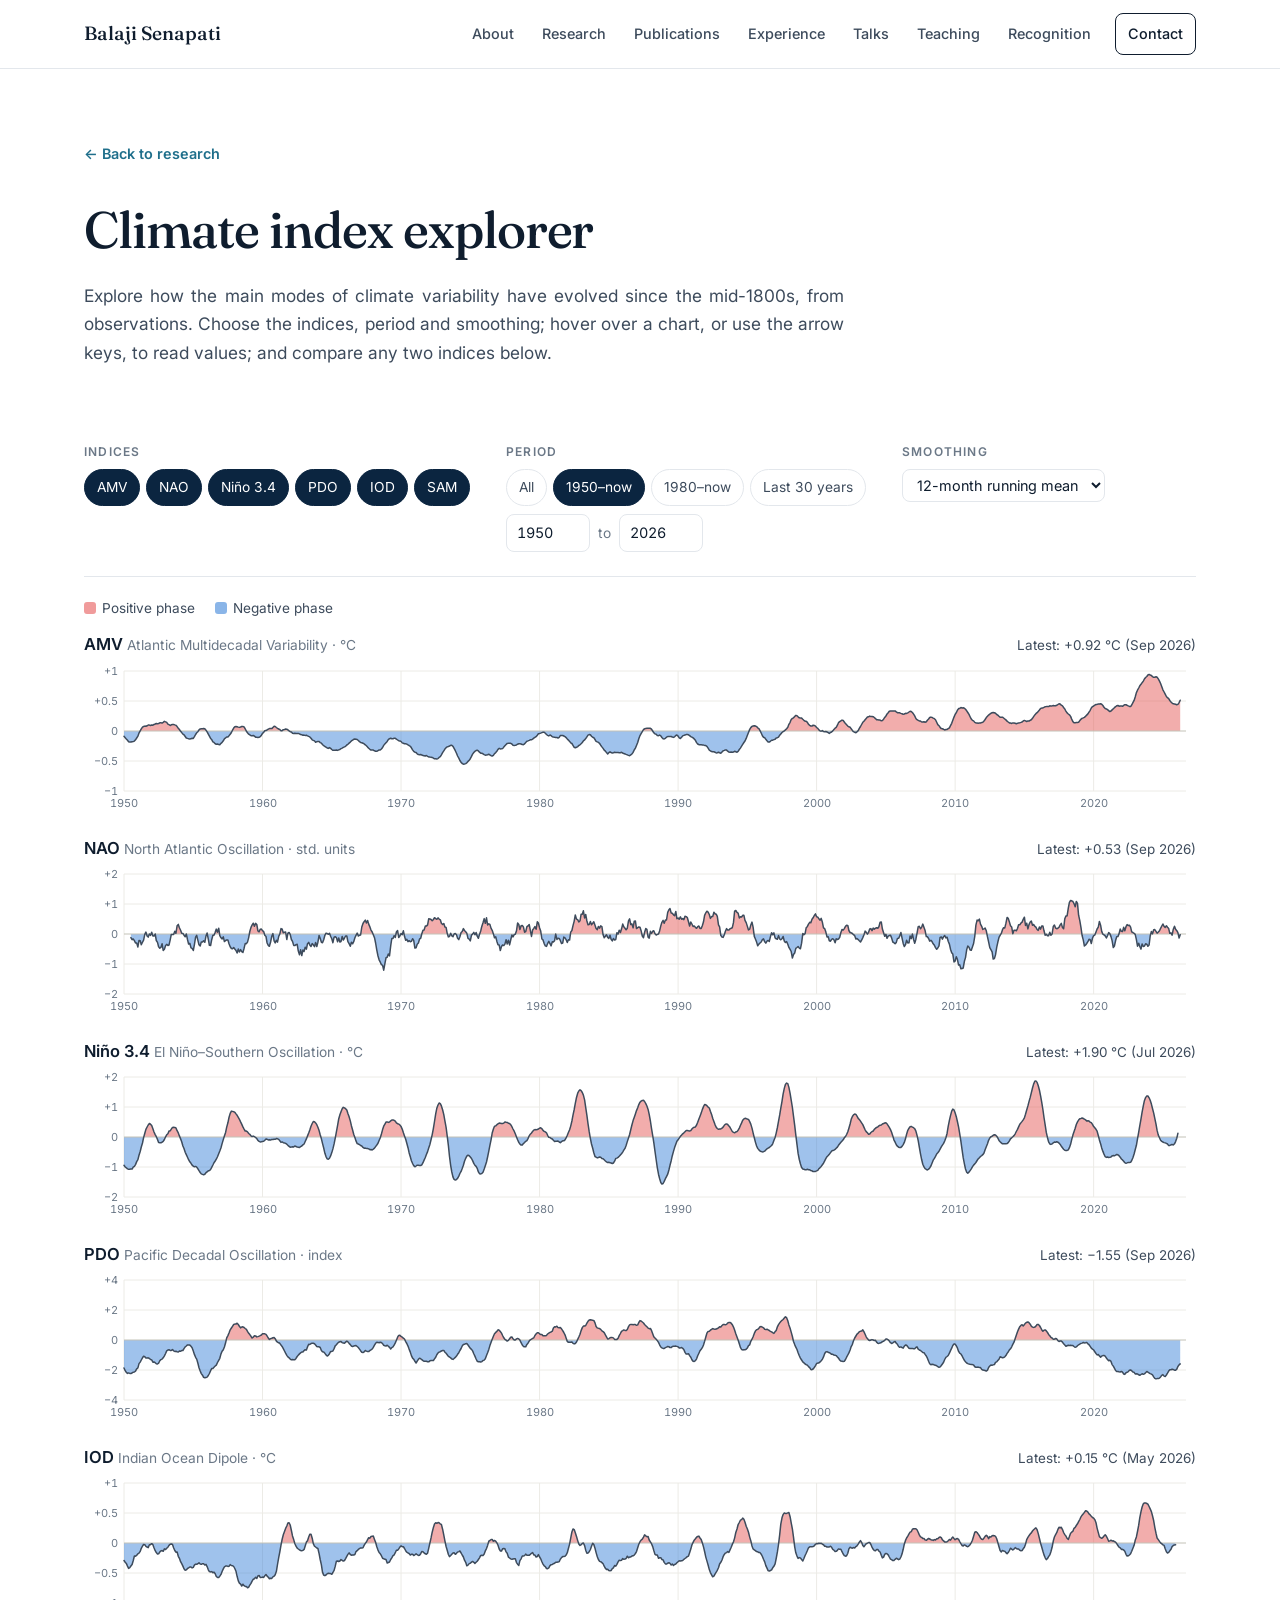
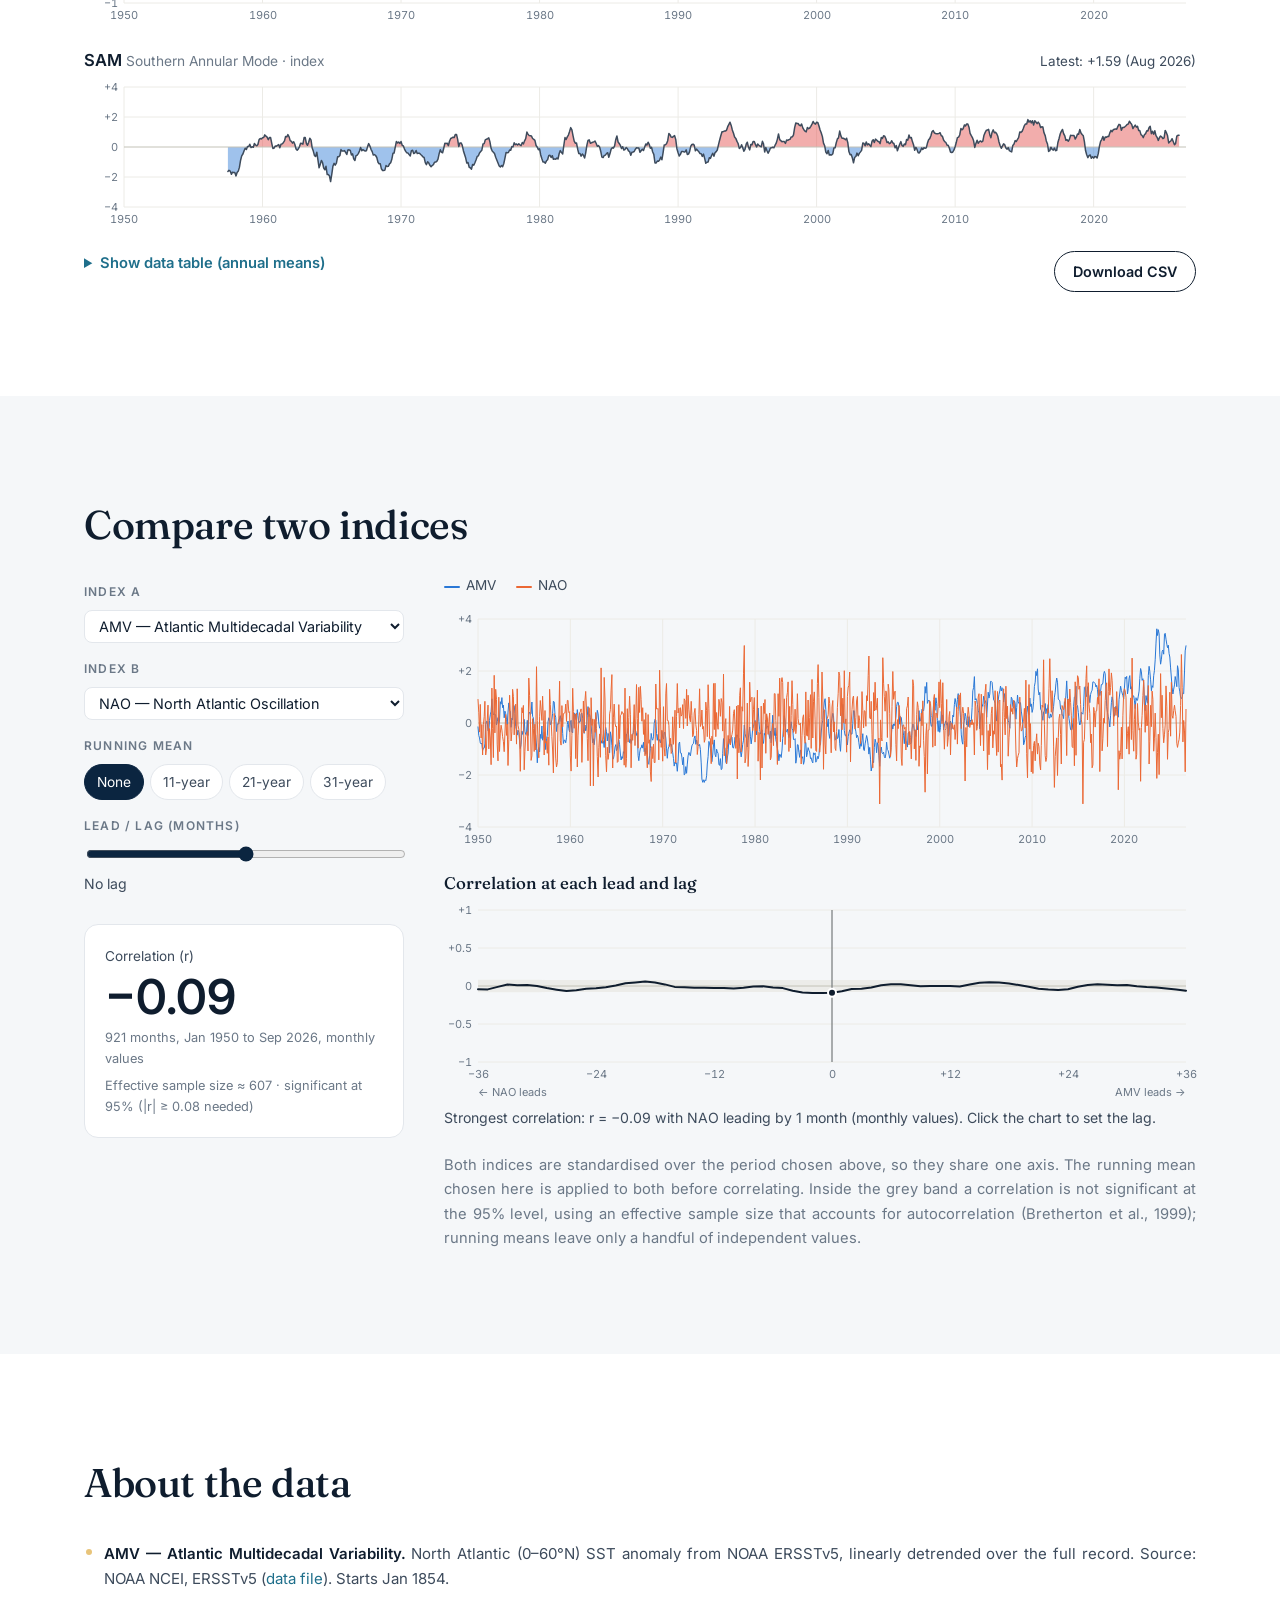
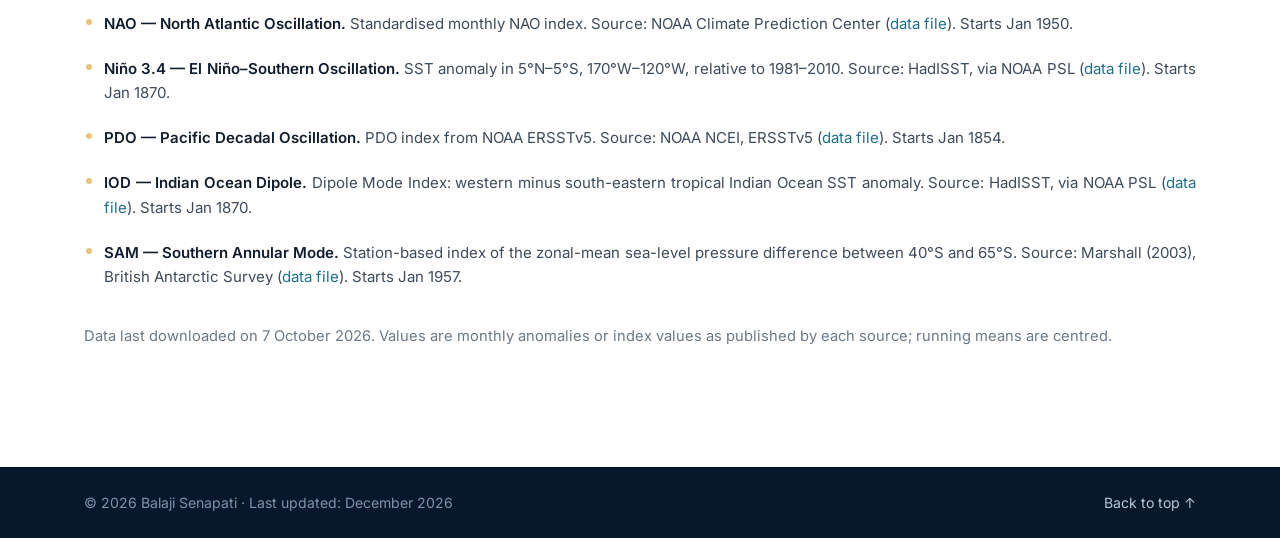
<file: climate-indices.html>
<!DOCTYPE html>
<html lang="en">
<head>
  <meta charset="utf-8">
  <meta name="viewport" content="width=device-width, initial-scale=1">
  <title>Climate index explorer — Balaji Senapati</title>
  <meta name="description" content="Interactive explorer of major climate indices (AMV, NAO, Niño 3.4, PDO, IOD and SAM) from public observational datasets.">
  <meta name="author" content="Balaji Senapati">
  <meta property="og:title" content="Climate index explorer — Balaji Senapati">
  <meta property="og:description" content="Explore AMV, NAO, Niño 3.4, PDO, IOD and SAM since the 1850s, and compare any two indices.">
  <meta property="og:type" content="website">
  <meta property="og:url" content="https://senapatibalaji.github.io/climate-indices.html">
  <meta property="og:image" content="https://senapatibalaji.github.io/assets/photo.jpeg">
  <link rel="icon" href="data:image/svg+xml,<svg xmlns='http://www.w3.org/2000/svg' viewBox='0 0 64 64'><rect width='64' height='64' rx='14' fill='%230b2540'/><text x='50%25' y='56%25' text-anchor='middle' dominant-baseline='middle' font-family='Georgia,serif' font-size='30' fill='%23e8c47a'>BS</text></svg>">
  <link rel="preconnect" href="https://fonts.googleapis.com">
  <link rel="preconnect" href="https://fonts.gstatic.com" crossorigin>
  <link href="https://fonts.googleapis.com/css2?family=Fraunces:opsz,wght@9..144,400;9..144,500;9..144,600&family=Inter:wght@400;500;600&display=swap" rel="stylesheet">
  <link rel="stylesheet" href="styles.css?v=20261105a">
</head>
<body>

<header class="nav nav--solid is-scrolled">
  <div class="nav__inner">
    <a href="index.html" class="nav__brand">Balaji Senapati</a>
    <button class="nav__toggle" aria-label="Open menu" aria-expanded="false"><span></span><span></span></button>
    <nav class="nav__links" aria-label="Main">
      <a href="index.html#about">About</a>
      <a href="index.html#research">Research</a>
      <a href="index.html#publications">Publications</a>
      <a href="index.html#experience">Experience</a>
      <a href="index.html#talks">Talks</a>
      <a href="index.html#teaching">Teaching</a>
      <a href="index.html#recognition">Recognition</a>
      <a href="index.html#contact" class="nav__cta">Contact</a>
    </nav>
  </div>
</header>

<main>

<section class="page-head" id="top">
  <div class="container">
    <a href="index.html#research" class="back-link">← Back to research</a>
    <h1>Climate index explorer</h1>
    <div class="prose">
      <p>Explore how the main modes of climate variability have evolved since the mid-1800s, from observations. Choose the indices, period and smoothing; hover over a chart, or use the arrow keys, to read values; and compare any two indices below.</p>
    </div>
  </div>
</section>

<section class="section explorer viz">
  <div class="container">
    <div class="controls" role="group" aria-label="Chart options">
      <div class="control">
        <span class="control__label">Indices</span>
        <div class="chips" id="indexChips"></div>
      </div>
      <div class="control">
        <span class="control__label">Period</span>
        <div class="chips" id="periodPresets"></div>
        <div class="years">
          <label class="sr-only" for="yearFrom">From year</label><input class="field year-input" id="yearFrom" type="number" inputmode="numeric">
          <span>to</span>
          <label class="sr-only" for="yearTo">To year</label><input class="field year-input" id="yearTo" type="number" inputmode="numeric">
        </div>
      </div>
      <div class="control">
        <label class="control__label" for="smoothing">Smoothing</label>
        <select class="field" id="smoothing"></select>
      </div>
    </div>

    <p class="viz-key"><span><i class="viz-key__pos"></i>Positive phase</span><span><i class="viz-key__neg"></i>Negative phase</span></p>
    <div class="panels" id="panels"></div>

    <div class="table-tools">
      <details id="tableView" class="table-view">
        <summary>Show data table (annual means)</summary>
        <div class="table-wrap" id="tableWrap"></div>
      </details>
      <button class="btn btn--ghost-dark" id="csvButton" type="button">Download CSV</button>
    </div>
  </div>
</section>

<section class="section section--tint viz">
  <div class="container">
    <h2>Compare two indices</h2>
    <div class="compare">
      <div class="compare__side">
        <label class="control__label" for="cmpA">Index A</label>
        <select class="field" id="cmpA"></select>
        <label class="control__label" for="cmpB">Index B</label>
        <select class="field" id="cmpB"></select>
        <span class="control__label">Running mean</span>
        <div class="chips" id="cmpSmooth" role="group" aria-label="Running mean for the comparison"></div>
        <label class="control__label" for="cmpLag">Lead / lag (<span id="cmpLagUnit">months</span>)</label>
        <input id="cmpLag" type="range" min="-36" max="36" step="1" value="0">
        <p class="compare__lag" id="cmpLagLabel">No lag</p>
        <div class="stat">
          <span class="stat__label">Correlation (r)</span>
          <span class="stat__value" id="cmpR">–</span>
          <span class="stat__meta" id="cmpMeta"></span>
          <span class="stat__meta" id="cmpSig"></span>
        </div>
      </div>
      <figure class="compare__chart">
        <p class="legend"><span><i class="viz-key__s1"></i><span id="cmpKeyA"></span></span><span><i class="viz-key__s2"></i><span id="cmpKeyB"></span></span></p>
        <div id="cmpChart"></div>
        <h3 class="subhead subhead--small">Correlation at each lead and lag</h3>
        <div class="bars" id="cmpLagChart"></div>
        <p class="compare__best" id="cmpBest"></p>
        <figcaption class="note">Both indices are standardised over the period chosen above, so they share one axis. The running mean chosen here is applied to both before correlating. Inside the grey band a correlation is not significant at the 95% level, using an effective sample size that accounts for autocorrelation (Bretherton et al., 1999); running means leave only a handful of independent values.</figcaption>
      </figure>
    </div>
  </div>
</section>

<section class="section">
  <div class="container">
    <h2>About the data</h2>
    <ul class="list-bullets sources" id="sourceList"></ul>
    <p class="note">Data last downloaded on <span id="dataUpdated"></span>. Values are monthly anomalies or index values as published by each source; running means are centred.</p>
  </div>
</section>

</main>

<footer class="footer">
  <div class="container footer__inner">
    <p>© <span id="year"></span> Balaji Senapati<span id="updated"></span></p>
    <p class="footer__visits" hidden><span id="visits"></span> visitors since September 2026</p>
    <p><a href="#top">Back to top ↑</a></p>
  </div>
</footer>

<script data-goatcounter="https://senapatibalaji.goatcounter.com/count" async src="https://gc.zgo.at/count.js"></script>
<script src="script.js?v=20261008a"></script>
<script src="data/climate-indices.js?v=20261007c"></script>
<script src="indices.js?v=20261007c"></script>
</body>
</html>
</file>
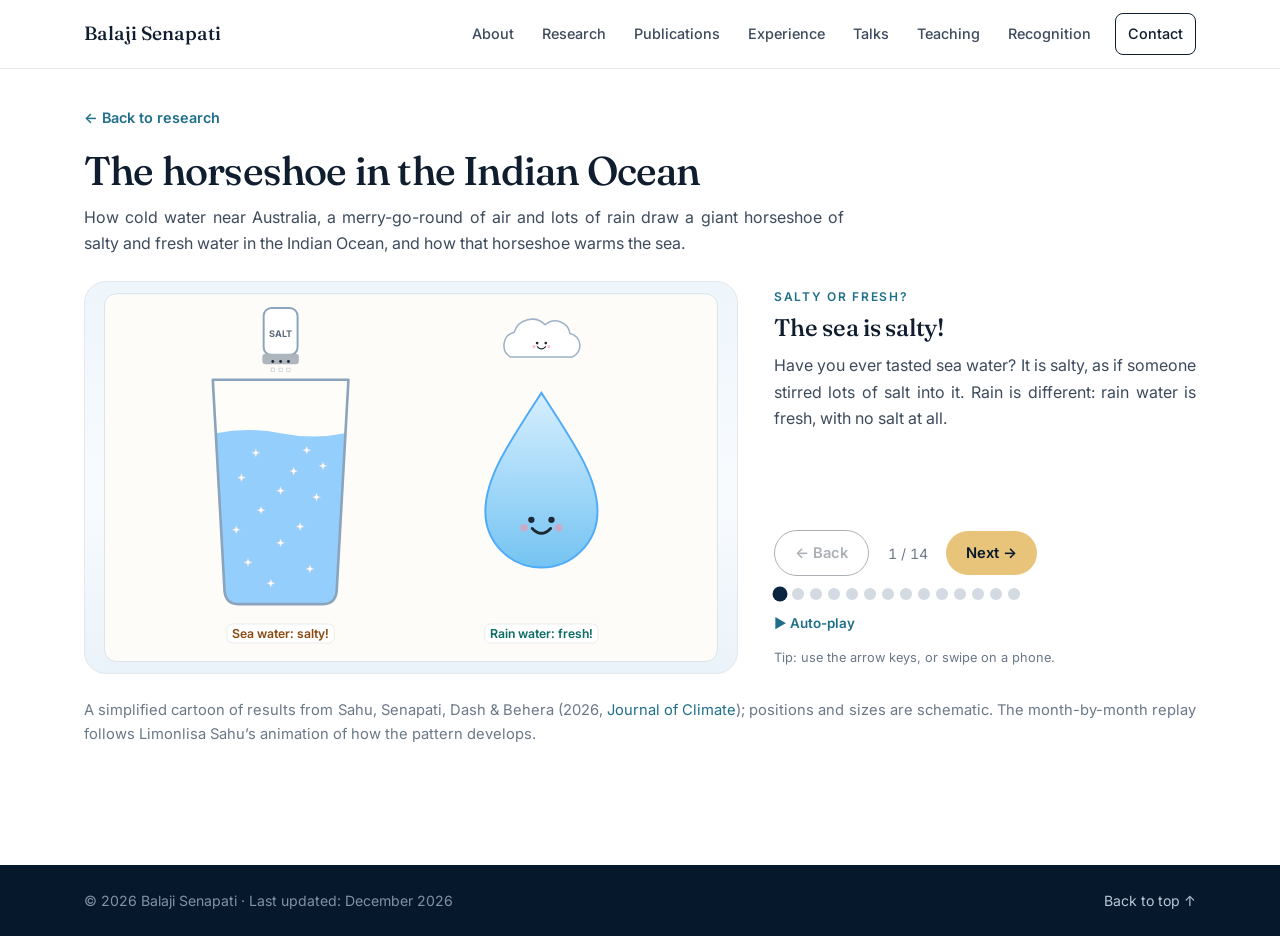
<file: hsp-story.html>
<!DOCTYPE html>
<html lang="en">
<head>
  <meta charset="utf-8">
  <meta name="viewport" content="width=device-width, initial-scale=1">
  <title>The horseshoe in the Indian Ocean — Balaji Senapati</title>
  <meta name="description" content="An animated story of the Indian Ocean horseshoe salinity pattern: how cold water near Australia, sinking and rising air, and rain draw a giant horseshoe of salty and fresh water.">
  <meta name="author" content="Balaji Senapati">
  <meta property="og:title" content="The horseshoe in the Indian Ocean — Balaji Senapati">
  <meta property="og:description" content="An animated story of how the horseshoe salinity pattern forms in the Indian Ocean and warms the sea.">
  <meta property="og:type" content="website">
  <meta property="og:url" content="https://senapatibalaji.github.io/hsp-story.html">
  <meta property="og:image" content="https://senapatibalaji.github.io/assets/photo.jpeg">
  <link rel="icon" href="data:image/svg+xml,<svg xmlns='http://www.w3.org/2000/svg' viewBox='0 0 64 64'><rect width='64' height='64' rx='14' fill='%230b2540'/><text x='50%25' y='56%25' text-anchor='middle' dominant-baseline='middle' font-family='Georgia,serif' font-size='30' fill='%23e8c47a'>BS</text></svg>">
  <link rel="preconnect" href="https://fonts.googleapis.com">
  <link rel="preconnect" href="https://fonts.gstatic.com" crossorigin>
  <link href="https://fonts.googleapis.com/css2?family=Fraunces:opsz,wght@9..144,400;9..144,500;9..144,600&family=Inter:wght@400;500;600&display=swap" rel="stylesheet">
  <link rel="stylesheet" href="styles.css?v=20261105a">
</head>
<body>

<header class="nav nav--solid is-scrolled">
  <div class="nav__inner">
    <a href="index.html" class="nav__brand">Balaji Senapati</a>
    <button class="nav__toggle" aria-label="Open menu" aria-expanded="false"><span></span><span></span></button>
    <nav class="nav__links" aria-label="Main">
      <a href="index.html#about">About</a>
      <a href="index.html#research">Research</a>
      <a href="index.html#publications">Publications</a>
      <a href="index.html#experience">Experience</a>
      <a href="index.html#talks">Talks</a>
      <a href="index.html#teaching">Teaching</a>
      <a href="index.html#recognition">Recognition</a>
      <a href="index.html#contact" class="nav__cta">Contact</a>
    </nav>
  </div>
</header>

<main>

<section class="page-head page-head--compact" id="top">
  <div class="container">
    <a href="index.html#research" class="back-link">← Back to research</a>
    <h1>The horseshoe in the Indian Ocean</h1>
    <div class="prose">
      <p>How cold water near Australia, a merry-go-round of air and lots of rain draw a giant horseshoe of salty and fresh water in the Indian Ocean, and how that horseshoe warms the sea.</p>
    </div>
  </div>
</section>

<section class="section story-section">
  <div class="container">
    <div class="story story--simple">
      <div class="story__stage">
        <svg id="hsStage" viewBox="0 0 1000 600" role="img" aria-labelledby="storyTitle" aria-describedby="storyText"></svg>
      </div>
      <div class="story__panel">
        <div class="story__copy" aria-live="polite">
          <p class="story__chapter" id="storyChapter"></p>
          <h2 class="story__title" id="storyTitle"></h2>
          <p class="story__text" id="storyText"></p>
        </div>
        <div class="story__controls">
          <div class="story__buttons">
            <button class="btn btn--ghost-dark" id="storyPrev" type="button">← Back</button>
            <span class="story__count" id="storyCount"></span>
            <button class="btn btn--primary" id="storyNext" type="button">Next →</button>
          </div>
          <div class="story__dots" id="storyDots" aria-label="Scenes"></div>
          <button class="story__play" id="storyPlay" type="button">▶ Auto-play</button>
          <p class="story__hint">Tip: use the arrow keys, or swipe on a phone.</p>
        </div>
      </div>
    </div>
    <p class="note">A simplified cartoon of results from Sahu, Senapati, Dash &amp; Behera (2026, <a href="https://doi.org/10.1175/JCLI-D-25-0730.1" target="_blank" rel="noopener">Journal of Climate</a>); positions and sizes are schematic. The month-by-month replay follows Limonlisa Sahu’s animation of how the pattern develops.</p>
  </div>
</section>

</main>

<footer class="footer">
  <div class="container footer__inner">
    <p>© <span id="year"></span> Balaji Senapati<span id="updated"></span></p>
    <p class="footer__visits" hidden><span id="visits"></span> visitors since September 2026</p>
    <p><a href="#top">Back to top ↑</a></p>
  </div>
</footer>

<script data-goatcounter="https://senapatibalaji.goatcounter.com/count" async src="https://gc.zgo.at/count.js"></script>
<script src="script.js?v=20261008a"></script>
<script src="hsp-story.js?v=20261104c"></script>
</body>
</html>
</file>
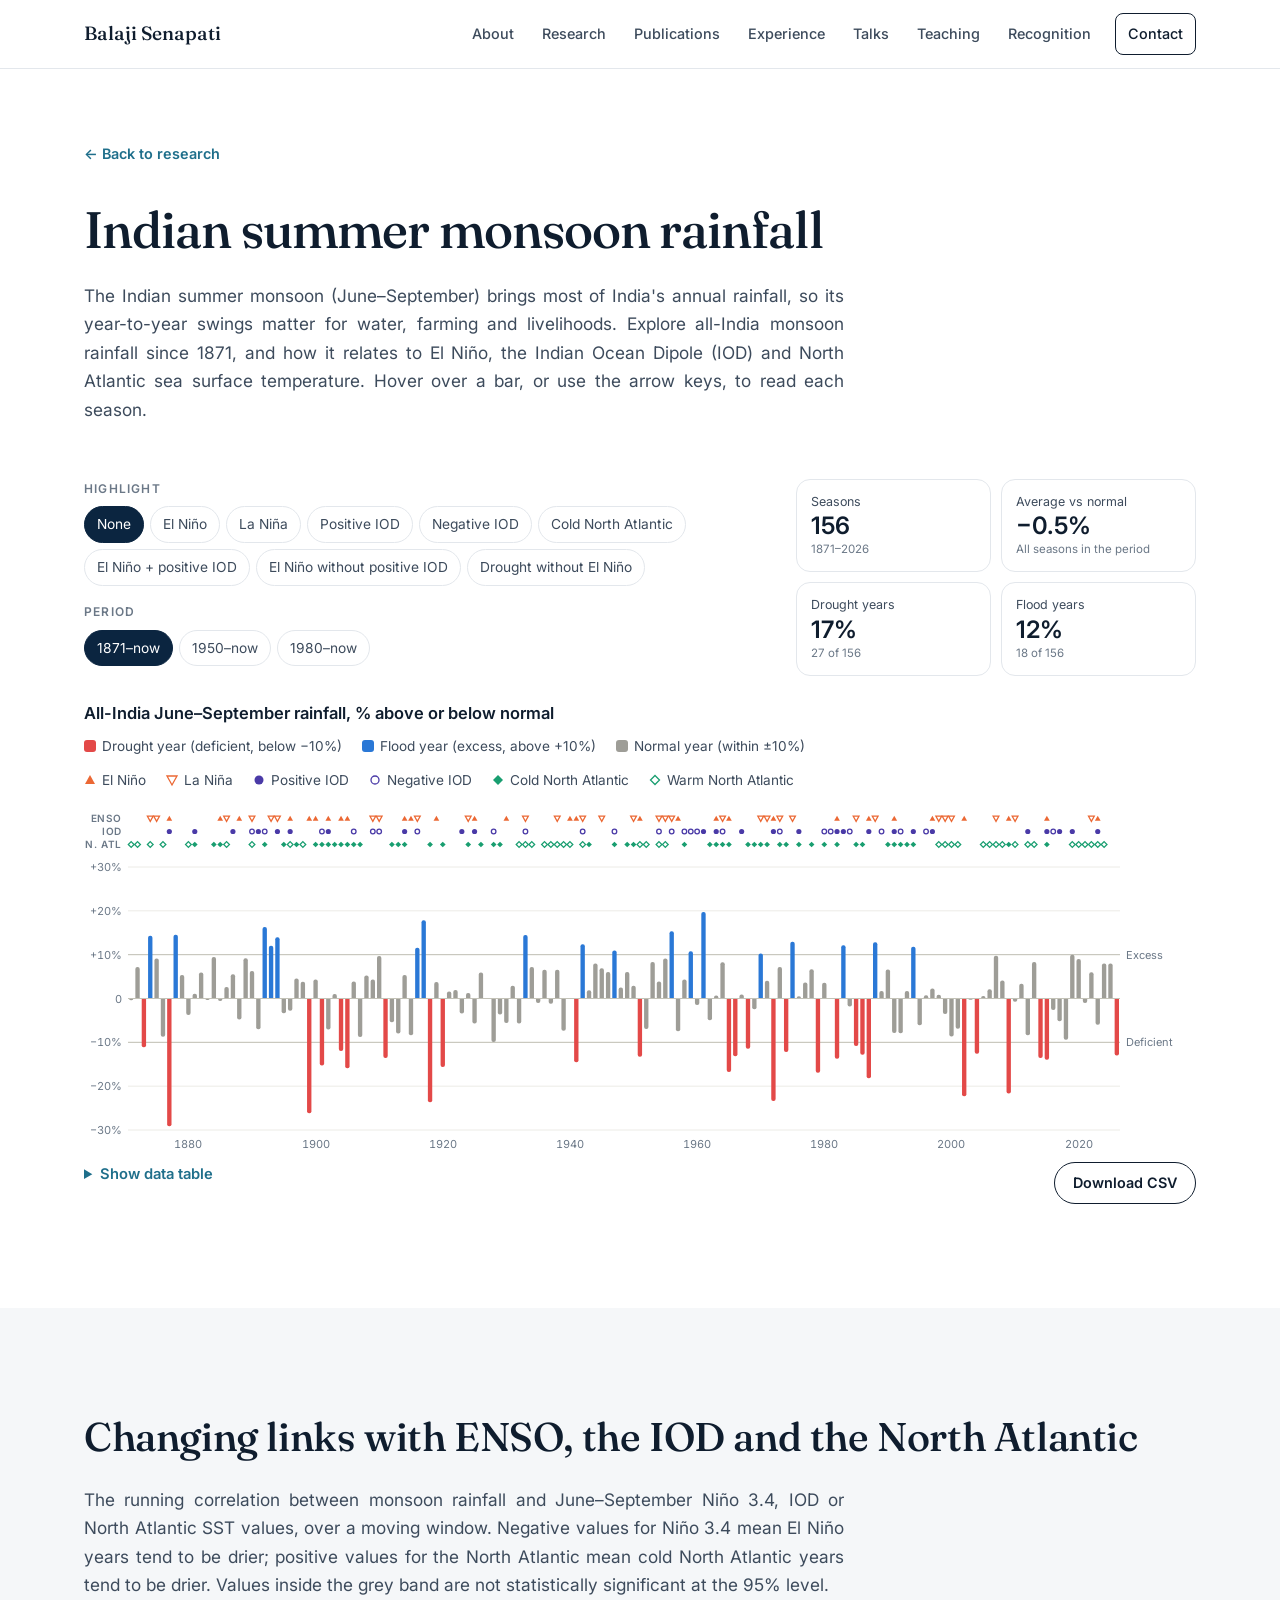
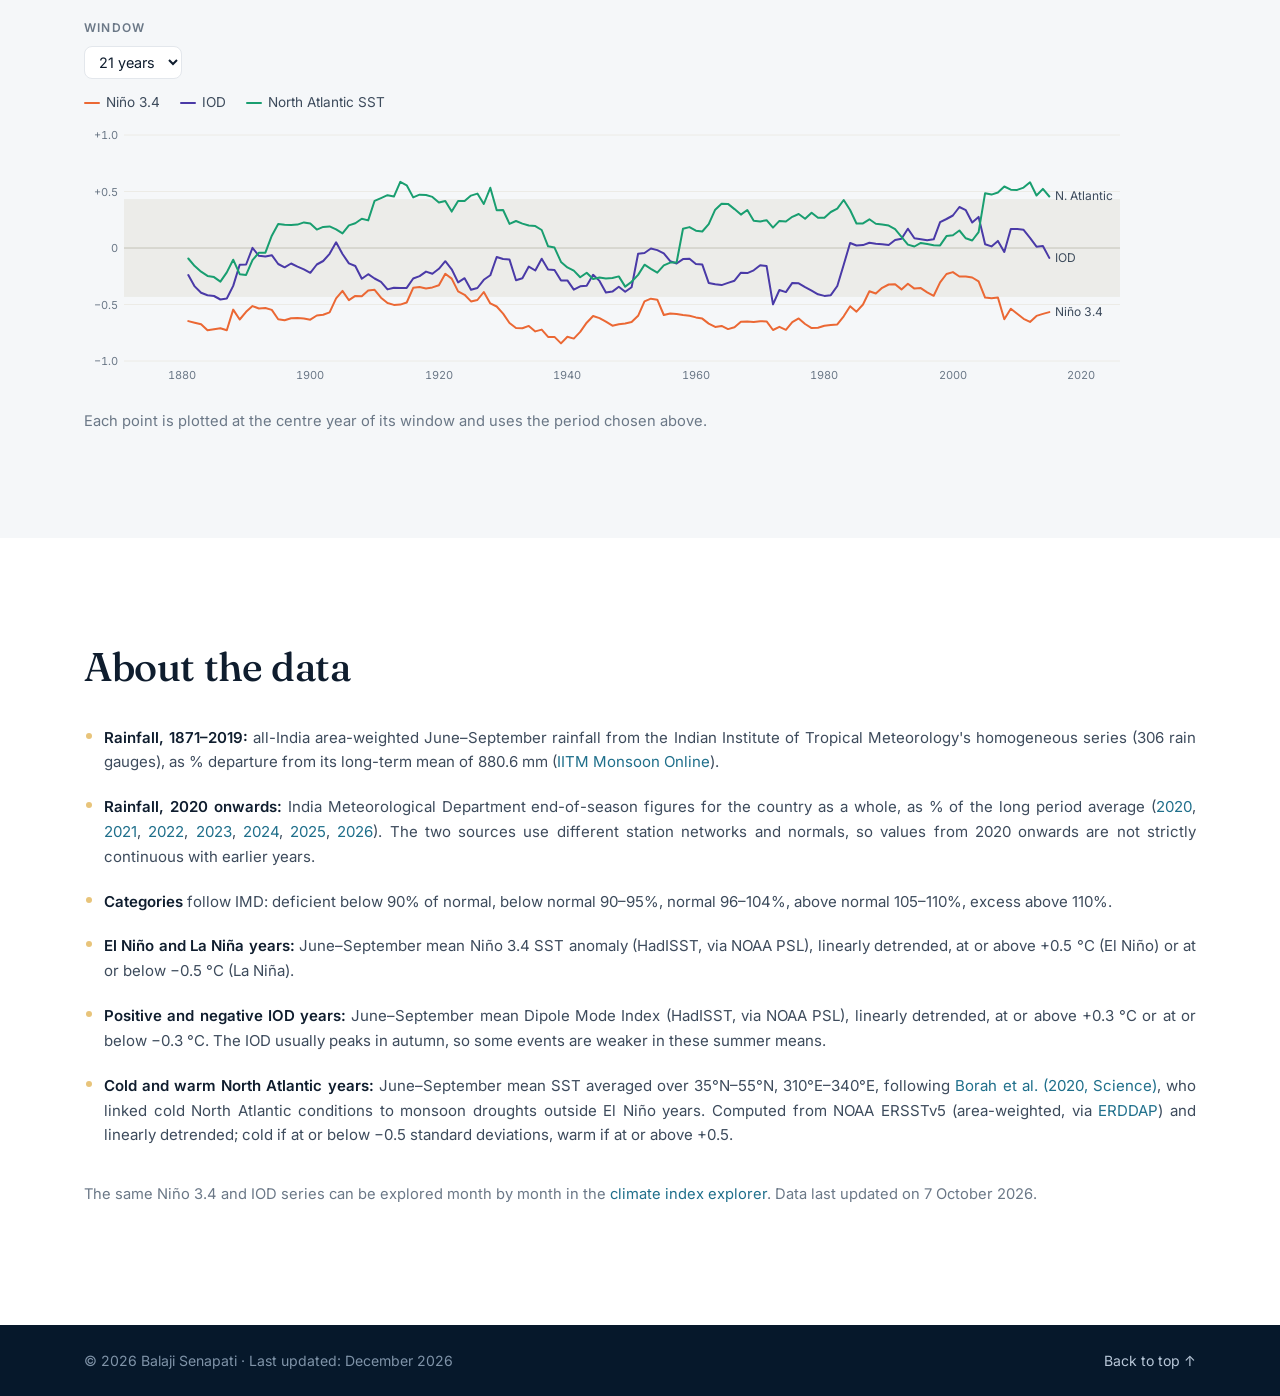
<file: monsoon.html>
<!DOCTYPE html>
<html lang="en">
<head>
  <meta charset="utf-8">
  <meta name="viewport" content="width=device-width, initial-scale=1">
  <title>Indian summer monsoon rainfall — Balaji Senapati</title>
  <meta name="description" content="Interactive record of all-India summer monsoon rainfall since 1871 and its links with El Niño, the Indian Ocean Dipole and North Atlantic SST.">
  <meta name="author" content="Balaji Senapati">
  <meta property="og:title" content="Indian summer monsoon rainfall — Balaji Senapati">
  <meta property="og:description" content="All-India June–September rainfall since 1871, with El Niño and Indian Ocean Dipole years highlighted.">
  <meta property="og:type" content="website">
  <meta property="og:url" content="https://senapatibalaji.github.io/monsoon.html">
  <meta property="og:image" content="https://senapatibalaji.github.io/assets/photo.jpeg">
  <link rel="icon" href="data:image/svg+xml,<svg xmlns='http://www.w3.org/2000/svg' viewBox='0 0 64 64'><rect width='64' height='64' rx='14' fill='%230b2540'/><text x='50%25' y='56%25' text-anchor='middle' dominant-baseline='middle' font-family='Georgia,serif' font-size='30' fill='%23e8c47a'>BS</text></svg>">
  <link rel="preconnect" href="https://fonts.googleapis.com">
  <link rel="preconnect" href="https://fonts.gstatic.com" crossorigin>
  <link href="https://fonts.googleapis.com/css2?family=Fraunces:opsz,wght@9..144,400;9..144,500;9..144,600&family=Inter:wght@400;500;600&display=swap" rel="stylesheet">
  <link rel="stylesheet" href="styles.css?v=20261105a">
</head>
<body>

<header class="nav nav--solid is-scrolled">
  <div class="nav__inner">
    <a href="index.html" class="nav__brand">Balaji Senapati</a>
    <button class="nav__toggle" aria-label="Open menu" aria-expanded="false"><span></span><span></span></button>
    <nav class="nav__links" aria-label="Main">
      <a href="index.html#about">About</a>
      <a href="index.html#research">Research</a>
      <a href="index.html#publications">Publications</a>
      <a href="index.html#experience">Experience</a>
      <a href="index.html#talks">Talks</a>
      <a href="index.html#teaching">Teaching</a>
      <a href="index.html#recognition">Recognition</a>
      <a href="index.html#contact" class="nav__cta">Contact</a>
    </nav>
  </div>
</header>

<main>

<section class="page-head" id="top">
  <div class="container">
    <a href="index.html#research" class="back-link">← Back to research</a>
    <h1>Indian summer monsoon rainfall</h1>
    <div class="prose">
      <p>The Indian summer monsoon (June–September) brings most of India's annual rainfall, so its year-to-year swings matter for water, farming and livelihoods. Explore all-India monsoon rainfall since 1871, and how it relates to El Niño, the Indian Ocean Dipole (IOD) and North Atlantic sea surface temperature. Hover over a bar, or use the arrow keys, to read each season.</p>
    </div>
  </div>
</section>

<section class="section explorer viz">
  <div class="container">
    <div class="monsoon-top">
      <div class="controls" role="group" aria-label="Chart options">
        <div class="control">
          <span class="control__label">Highlight</span>
          <div class="chips" id="highlightChips"></div>
        </div>
        <div class="control">
          <span class="control__label">Period</span>
          <div class="chips" id="periodChips"></div>
        </div>
      </div>
      <div class="stat-grid" id="statRow" aria-live="polite"></div>
    </div>

    <figure class="viz-figure">
      <figcaption class="viz-figure__title">All-India June–September rainfall, % above or below normal</figcaption>
      <p class="viz-key">
        <span><i class="viz-key__bar viz-key__bar--drought"></i>Drought year (deficient, below −10%)</span>
        <span><i class="viz-key__bar viz-key__bar--flood"></i>Flood year (excess, above +10%)</span>
        <span><i class="viz-key__bar viz-key__bar--normal"></i>Normal year (within ±10%)</span>
        <span id="dimKey" hidden><i class="viz-key__bar viz-key__bar--faded"></i>Faded: outside the highlight</span>
      </p>
      <p class="viz-key">
        <span><svg viewBox="-6 -6 12 12" aria-hidden="true"><path class="sym-enso" d="M0,-5L5,4H-5Z"/></svg>El Niño</span>
        <span><svg viewBox="-6 -6 12 12" aria-hidden="true"><path class="sym-enso sym--open" d="M0,5L5,-4H-5Z"/></svg>La Niña</span>
        <span><svg viewBox="-6 -6 12 12" aria-hidden="true"><circle class="sym-iod" r="4.5"/></svg>Positive IOD</span>
        <span><svg viewBox="-6 -6 12 12" aria-hidden="true"><circle class="sym-iod sym--open" r="4"/></svg>Negative IOD</span>
        <span><svg viewBox="-6 -6 12 12" aria-hidden="true"><path class="sym-na" d="M0,-5L5,0L0,5L-5,0Z"/></svg>Cold North Atlantic</span>
        <span><svg viewBox="-6 -6 12 12" aria-hidden="true"><path class="sym-na sym--open" d="M0,-4.5L4.5,0L0,4.5L-4.5,0Z"/></svg>Warm North Atlantic</span>
      </p>
      <div class="bars" id="rainChart"></div>
    </figure>

    <div class="table-tools">
      <details id="tableView" class="table-view">
        <summary>Show data table</summary>
        <div class="table-wrap" id="tableWrap"></div>
      </details>
      <button class="btn btn--ghost-dark" id="csvButton" type="button">Download CSV</button>
    </div>
  </div>
</section>

<section class="section section--tint viz">
  <div class="container">
    <h2>Changing links with ENSO, the IOD and the North Atlantic</h2>
    <div class="prose prose--narrow">
      <p>The running correlation between monsoon rainfall and June–September Niño 3.4, IOD or North Atlantic SST values, over a moving window. Negative values for Niño 3.4 mean El Niño years tend to be drier; positive values for the North Atlantic mean cold North Atlantic years tend to be drier. Values inside the grey band are not statistically significant at the 95% level.</p>
    </div>
    <div class="controls controls--inline">
      <div class="control">
        <label class="control__label" for="corrWindow">Window</label>
        <select class="field" id="corrWindow">
          <option value="11">11 years</option>
          <option value="21" selected>21 years</option>
          <option value="31">31 years</option>
        </select>
      </div>
    </div>
    <figure class="viz-figure">
      <p class="legend"><span><i class="viz-key__enso"></i>Niño 3.4</span><span><i class="viz-key__iod"></i>IOD</span><span><i class="viz-key__na"></i>North Atlantic SST</span></p>
      <div class="bars" id="corrChart"></div>
      <figcaption class="note">Each point is plotted at the centre year of its window and uses the period chosen above.</figcaption>
    </figure>
  </div>
</section>

<section class="section">
  <div class="container">
    <h2>About the data</h2>
    <ul class="list-bullets sources">
      <li><strong>Rainfall, 1871–2019:</strong> all-India area-weighted June–September rainfall from the Indian Institute of Tropical Meteorology's homogeneous series (306 rain gauges), as % departure from its long-term mean of 880.6 mm (<a href="https://mol.tropmet.res.in/?page_id=912" target="_blank" rel="noopener">IITM Monsoon Online</a>).</li>
      <li><strong>Rainfall, 2020 onwards:</strong> India Meteorological Department end-of-season figures for the country as a whole, as % of the long period average (<span id="imdLinks"></span>). The two sources use different station networks and normals, so values from 2020 onwards are not strictly continuous with earlier years.</li>
      <li><strong>Categories</strong> follow IMD: deficient below 90% of normal, below normal 90–95%, normal 96–104%, above normal 105–110%, excess above 110%.</li>
      <li><strong>El Niño and La Niña years:</strong> June–September mean Niño 3.4 SST anomaly (HadISST, via NOAA PSL), linearly detrended, at or above +0.5 °C (El Niño) or at or below −0.5 °C (La Niña).</li>
      <li><strong>Positive and negative IOD years:</strong> June–September mean Dipole Mode Index (HadISST, via NOAA PSL), linearly detrended, at or above +0.3 °C or at or below −0.3 °C. The IOD usually peaks in autumn, so some events are weaker in these summer means.</li>
      <li><strong>Cold and warm North Atlantic years:</strong> June–September mean SST averaged over 35°N–55°N, 310°E–340°E, following <a href="https://doi.org/10.1126/science.aay6043" target="_blank" rel="noopener">Borah et al. (2020, Science)</a>, who linked cold North Atlantic conditions to monsoon droughts outside El Niño years. Computed from NOAA ERSSTv5 (area-weighted, via <a href="https://coastwatch.pfeg.noaa.gov/erddap/griddap/nceiErsstv5.html" target="_blank" rel="noopener">ERDDAP</a>) and linearly detrended; cold if at or below −0.5 standard deviations, warm if at or above +0.5.</li>
    </ul>
    <p class="note">The same Niño 3.4 and IOD series can be explored month by month in the <a href="climate-indices.html">climate index explorer</a>. Data last updated on <span id="dataUpdated"></span>.</p>
  </div>
</section>

</main>

<footer class="footer">
  <div class="container footer__inner">
    <p>© <span id="year"></span> Balaji Senapati<span id="updated"></span></p>
    <p class="footer__visits" hidden><span id="visits"></span> visitors since September 2026</p>
    <p><a href="#top">Back to top ↑</a></p>
  </div>
</footer>

<script data-goatcounter="https://senapatibalaji.goatcounter.com/count" async src="https://gc.zgo.at/count.js"></script>
<script src="script.js?v=20261008a"></script>
<script src="data/monsoon-rainfall.js?v=20261007b"></script>
<script src="monsoon.js?v=20261007c"></script>
</body>
</html>
</file>
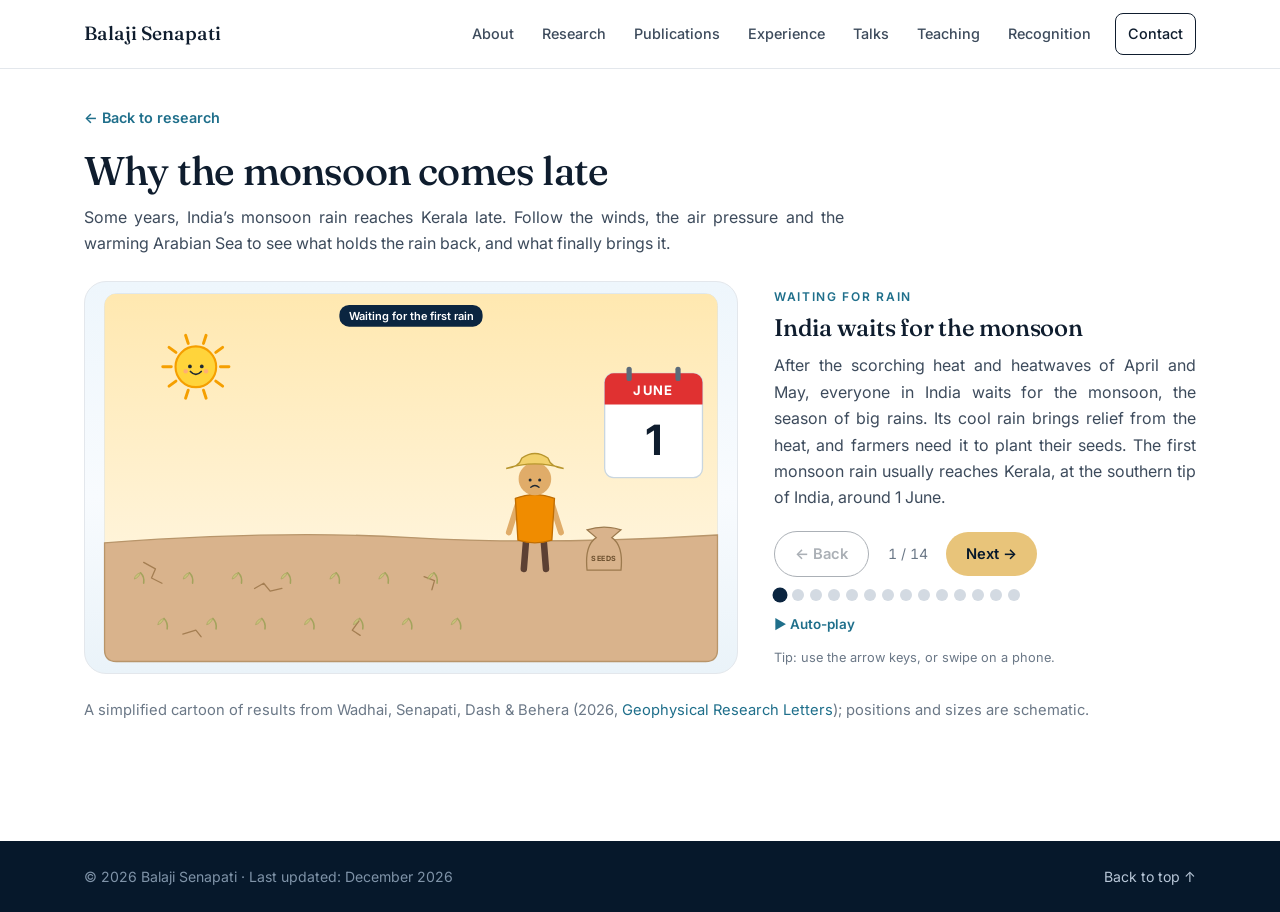
<file: onset-story.html>
<!DOCTYPE html>
<html lang="en">
<head>
  <meta charset="utf-8">
  <meta name="viewport" content="width=device-width, initial-scale=1">
  <title>Why the monsoon comes late — Balaji Senapati</title>
  <meta name="description" content="An animated story of why the Indian summer monsoon rain sometimes arrives late: a weak wet wind, high pressure over the Arabian Sea and a weaker Mascarene High, until the warming sea brings the rain.">
  <meta name="author" content="Balaji Senapati">
  <meta property="og:title" content="Why the monsoon comes late — Balaji Senapati">
  <meta property="og:description" content="An animated story of why the Indian summer monsoon rain sometimes reaches Kerala late, and what finally brings it.">
  <meta property="og:type" content="website">
  <meta property="og:url" content="https://senapatibalaji.github.io/onset-story.html">
  <meta property="og:image" content="https://senapatibalaji.github.io/assets/photo.jpeg">
  <link rel="icon" href="data:image/svg+xml,<svg xmlns='http://www.w3.org/2000/svg' viewBox='0 0 64 64'><rect width='64' height='64' rx='14' fill='%230b2540'/><text x='50%25' y='56%25' text-anchor='middle' dominant-baseline='middle' font-family='Georgia,serif' font-size='30' fill='%23e8c47a'>BS</text></svg>">
  <link rel="preconnect" href="https://fonts.googleapis.com">
  <link rel="preconnect" href="https://fonts.gstatic.com" crossorigin>
  <link href="https://fonts.googleapis.com/css2?family=Fraunces:opsz,wght@9..144,400;9..144,500;9..144,600&family=Inter:wght@400;500;600&display=swap" rel="stylesheet">
  <link rel="stylesheet" href="styles.css?v=20261105a">
</head>
<body>

<header class="nav nav--solid is-scrolled">
  <div class="nav__inner">
    <a href="index.html" class="nav__brand">Balaji Senapati</a>
    <button class="nav__toggle" aria-label="Open menu" aria-expanded="false"><span></span><span></span></button>
    <nav class="nav__links" aria-label="Main">
      <a href="index.html#about">About</a>
      <a href="index.html#research">Research</a>
      <a href="index.html#publications">Publications</a>
      <a href="index.html#experience">Experience</a>
      <a href="index.html#talks">Talks</a>
      <a href="index.html#teaching">Teaching</a>
      <a href="index.html#recognition">Recognition</a>
      <a href="index.html#contact" class="nav__cta">Contact</a>
    </nav>
  </div>
</header>

<main>

<section class="page-head page-head--compact" id="top">
  <div class="container">
    <a href="index.html#research" class="back-link">← Back to research</a>
    <h1>Why the monsoon comes late</h1>
    <div class="prose">
      <p>Some years, India’s monsoon rain reaches Kerala late. Follow the winds, the air pressure and the warming Arabian Sea to see what holds the rain back, and what finally brings it.</p>
    </div>
  </div>
</section>

<section class="section story-section">
  <div class="container">
    <div class="story story--simple">
      <div class="story__stage">
        <svg id="monStage" viewBox="0 0 1000 600" role="img" aria-labelledby="storyTitle" aria-describedby="storyText"></svg>
      </div>
      <div class="story__panel">
        <div class="story__copy" aria-live="polite">
          <p class="story__chapter" id="storyChapter"></p>
          <h2 class="story__title" id="storyTitle"></h2>
          <p class="story__text" id="storyText"></p>
        </div>
        <div class="story__controls">
          <div class="story__buttons">
            <button class="btn btn--ghost-dark" id="storyPrev" type="button">← Back</button>
            <span class="story__count" id="storyCount"></span>
            <button class="btn btn--primary" id="storyNext" type="button">Next →</button>
          </div>
          <div class="story__dots" id="storyDots" aria-label="Scenes"></div>
          <button class="story__play" id="storyPlay" type="button">▶ Auto-play</button>
          <p class="story__hint">Tip: use the arrow keys, or swipe on a phone.</p>
        </div>
      </div>
    </div>
    <p class="note">A simplified cartoon of results from Wadhai, Senapati, Dash &amp; Behera (2026, <a href="https://doi.org/10.1029/2025GL120701" target="_blank" rel="noopener">Geophysical Research Letters</a>); positions and sizes are schematic.</p>
  </div>
</section>

</main>

<footer class="footer">
  <div class="container footer__inner">
    <p>© <span id="year"></span> Balaji Senapati<span id="updated"></span></p>
    <p class="footer__visits" hidden><span id="visits"></span> visitors since September 2026</p>
    <p><a href="#top">Back to top ↑</a></p>
  </div>
</footer>

<script data-goatcounter="https://senapatibalaji.goatcounter.com/count" async src="https://gc.zgo.at/count.js"></script>
<script src="script.js?v=20261008a"></script>
<script src="onset-story.js?v=20261105b"></script>
</body>
</html>
</file>
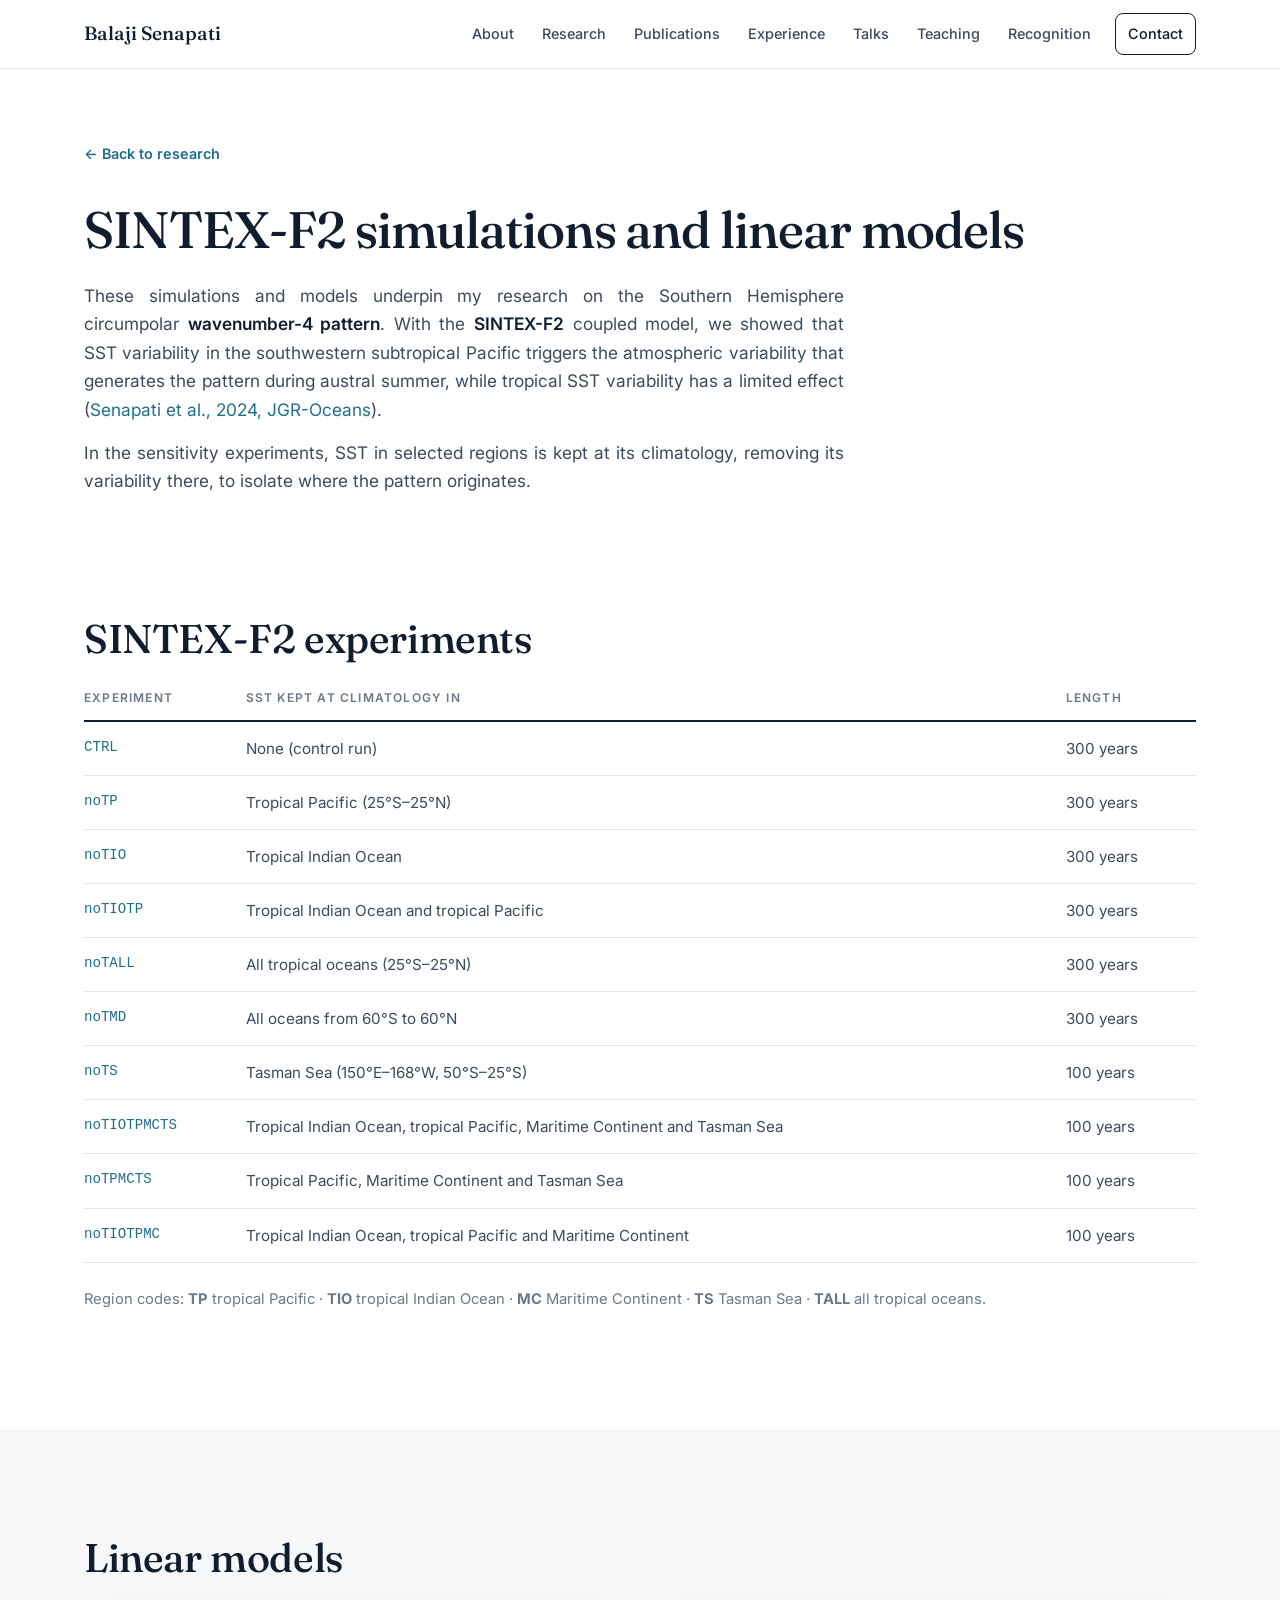
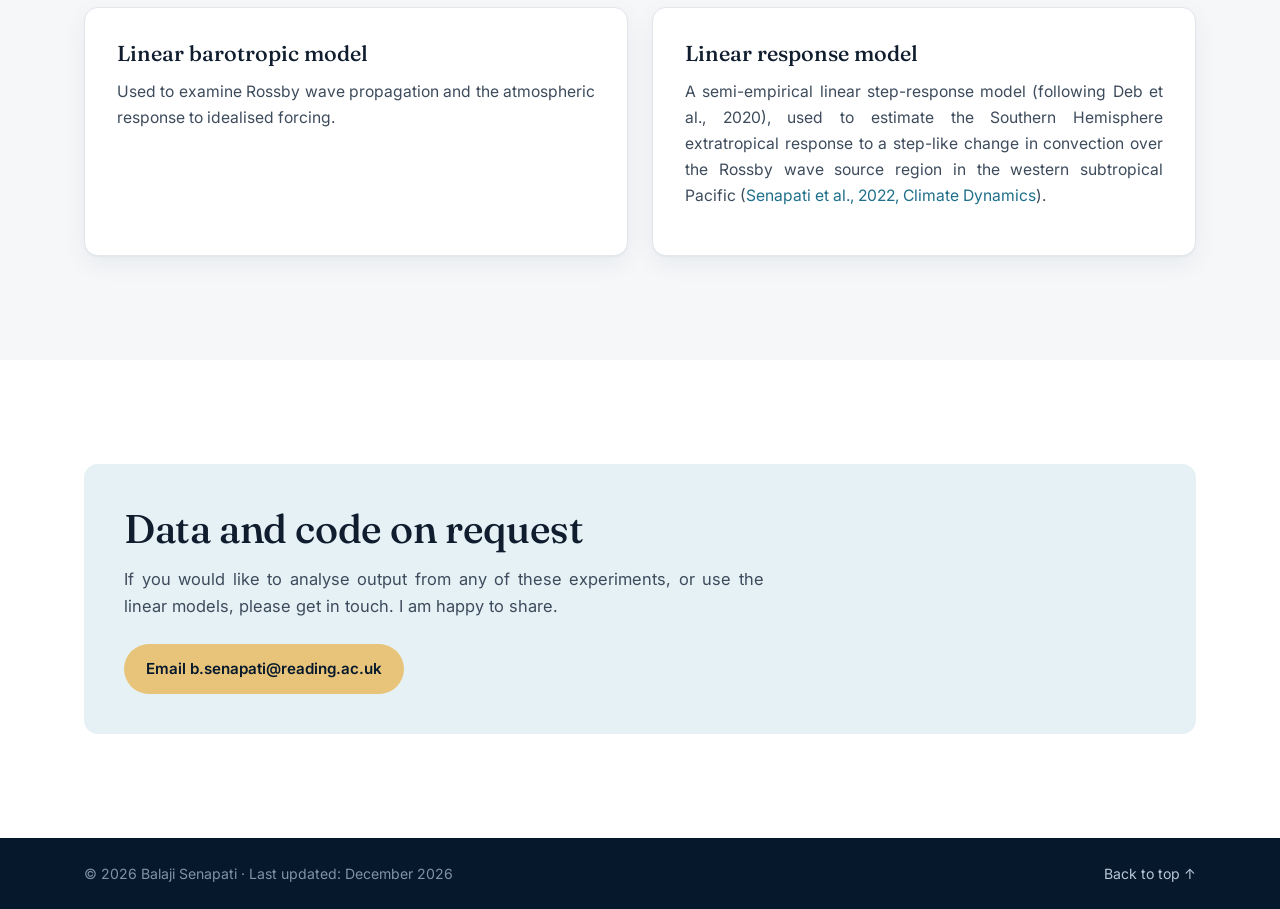
<file: sintex-f2.html>
<!DOCTYPE html>
<html lang="en">
<head>
  <meta charset="utf-8">
  <meta name="viewport" content="width=device-width, initial-scale=1">
  <title>SINTEX-F2 simulations and linear models — Balaji Senapati</title>
  <meta name="description" content="SINTEX-F2 coupled-model control and sensitivity experiments, and linear models, used to study the Southern Hemisphere wavenumber-4 pattern. Data available on request.">
  <meta name="author" content="Balaji Senapati">
  <meta property="og:title" content="SINTEX-F2 simulations and linear models — Balaji Senapati">
  <meta property="og:description" content="Coupled-model experiments and linear models used to study the Southern Hemisphere wavenumber-4 pattern. Data available on request.">
  <meta property="og:type" content="website">
  <meta property="og:url" content="https://senapatibalaji.github.io/sintex-f2.html">
  <meta property="og:image" content="https://senapatibalaji.github.io/assets/photo.jpeg">
  <link rel="icon" href="data:image/svg+xml,<svg xmlns='http://www.w3.org/2000/svg' viewBox='0 0 64 64'><rect width='64' height='64' rx='14' fill='%230b2540'/><text x='50%25' y='56%25' text-anchor='middle' dominant-baseline='middle' font-family='Georgia,serif' font-size='30' fill='%23e8c47a'>BS</text></svg>">
  <link rel="preconnect" href="https://fonts.googleapis.com">
  <link rel="preconnect" href="https://fonts.gstatic.com" crossorigin>
  <link href="https://fonts.googleapis.com/css2?family=Fraunces:opsz,wght@9..144,400;9..144,500;9..144,600&family=Inter:wght@400;500;600&display=swap" rel="stylesheet">
  <link rel="stylesheet" href="styles.css?v=20261105a">
</head>
<body>

<header class="nav nav--solid is-scrolled">
  <div class="nav__inner">
    <a href="index.html" class="nav__brand">Balaji Senapati</a>
    <button class="nav__toggle" aria-label="Open menu" aria-expanded="false"><span></span><span></span></button>
    <nav class="nav__links" aria-label="Main">
      <a href="index.html#about">About</a>
      <a href="index.html#research">Research</a>
      <a href="index.html#publications">Publications</a>
      <a href="index.html#experience">Experience</a>
      <a href="index.html#talks">Talks</a>
      <a href="index.html#teaching">Teaching</a>
      <a href="index.html#recognition">Recognition</a>
      <a href="index.html#contact" class="nav__cta">Contact</a>
    </nav>
  </div>
</header>

<main>

<section class="page-head" id="top">
  <div class="container">
    <a href="index.html#research" class="back-link">← Back to research</a>
    <h1>SINTEX-F2 simulations and linear models</h1>
    <div class="prose">
      <p>These simulations and models underpin my research on the Southern Hemisphere circumpolar <strong>wavenumber-4 pattern</strong>. With the <strong>SINTEX-F2</strong> coupled model, we showed that SST variability in the southwestern subtropical Pacific triggers the atmospheric variability that generates the pattern during austral summer, while tropical SST variability has a limited effect (<a href="https://doi.org/10.1029/2023JC020801" target="_blank" rel="noopener">Senapati et al., 2024, JGR-Oceans</a>).</p>
      <p>In the sensitivity experiments, SST in selected regions is kept at its climatology, removing its variability there, to isolate where the pattern originates.</p>
    </div>
  </div>
</section>

<section class="section">
  <div class="container">
    <h2>SINTEX-F2 experiments</h2>
    <div class="table-wrap">
      <table class="exp-table">
        <thead>
          <tr><th>Experiment</th><th>SST kept at climatology in</th><th>Length</th></tr>
        </thead>
        <tbody>
          <tr><td>CTRL</td><td>None (control run)</td><td>300 years</td></tr>
          <tr><td>noTP</td><td>Tropical Pacific (25°S–25°N)</td><td>300 years</td></tr>
          <tr><td>noTIO</td><td>Tropical Indian Ocean</td><td>300 years</td></tr>
          <tr><td>noTIOTP</td><td>Tropical Indian Ocean and tropical Pacific</td><td>300 years</td></tr>
          <tr><td>noTALL</td><td>All tropical oceans (25°S–25°N)</td><td>300 years</td></tr>
          <tr><td>noTMD</td><td>All oceans from 60°S to 60°N</td><td>300 years</td></tr>
          <tr><td>noTS</td><td>Tasman Sea (150°E–168°W, 50°S–25°S)</td><td>100 years</td></tr>
          <tr><td>noTIOTPMCTS</td><td>Tropical Indian Ocean, tropical Pacific, Maritime Continent and Tasman Sea</td><td>100 years</td></tr>
          <tr><td>noTPMCTS</td><td>Tropical Pacific, Maritime Continent and Tasman Sea</td><td>100 years</td></tr>
          <tr><td>noTIOTPMC</td><td>Tropical Indian Ocean, tropical Pacific and Maritime Continent</td><td>100 years</td></tr>
        </tbody>
      </table>
    </div>
    <p class="note">Region codes: <b>TP</b> tropical Pacific · <b>TIO</b> tropical Indian Ocean · <b>MC</b> Maritime Continent · <b>TS</b> Tasman Sea · <b>TALL</b> all tropical oceans.</p>
  </div>
</section>

<section class="section section--tint">
  <div class="container">
    <h2>Linear models</h2>
    <div class="cards">
      <article class="card">
        <h3>Linear barotropic model</h3>
        <p>Used to examine Rossby wave propagation and the atmospheric response to idealised forcing.</p>
      </article>
      <article class="card">
        <h3>Linear response model</h3>
        <p>A semi-empirical linear step-response model (following Deb et al., 2020), used to estimate the Southern Hemisphere extratropical response to a step-like change in convection over the Rossby wave source region in the western subtropical Pacific (<a href="https://doi.org/10.1007/s00382-021-06040-z" target="_blank" rel="noopener">Senapati et al., 2022, Climate Dynamics</a>).</p>
      </article>
    </div>
  </div>
</section>

<section class="section">
  <div class="container">
    <div class="callout">
      <h2>Data and code on request</h2>
      <p>If you would like to analyse output from any of these experiments, or use the linear models, please get in touch. I am happy to share.</p>
      <a class="btn btn--primary" href="mailto:b.senapati@reading.ac.uk">Email b.senapati@reading.ac.uk</a>
    </div>
  </div>
</section>

</main>

<footer class="footer">
  <div class="container footer__inner">
    <p>© <span id="year"></span> Balaji Senapati<span id="updated"></span></p>
    <p class="footer__visits" hidden><span id="visits"></span> visitors since September 2026</p>
    <p><a href="#top">Back to top ↑</a></p>
  </div>
</footer>

<script data-goatcounter="https://senapatibalaji.goatcounter.com/count" async src="https://gc.zgo.at/count.js"></script>
<script src="script.js?v=20261008a"></script>
</body>
</html>
</file>
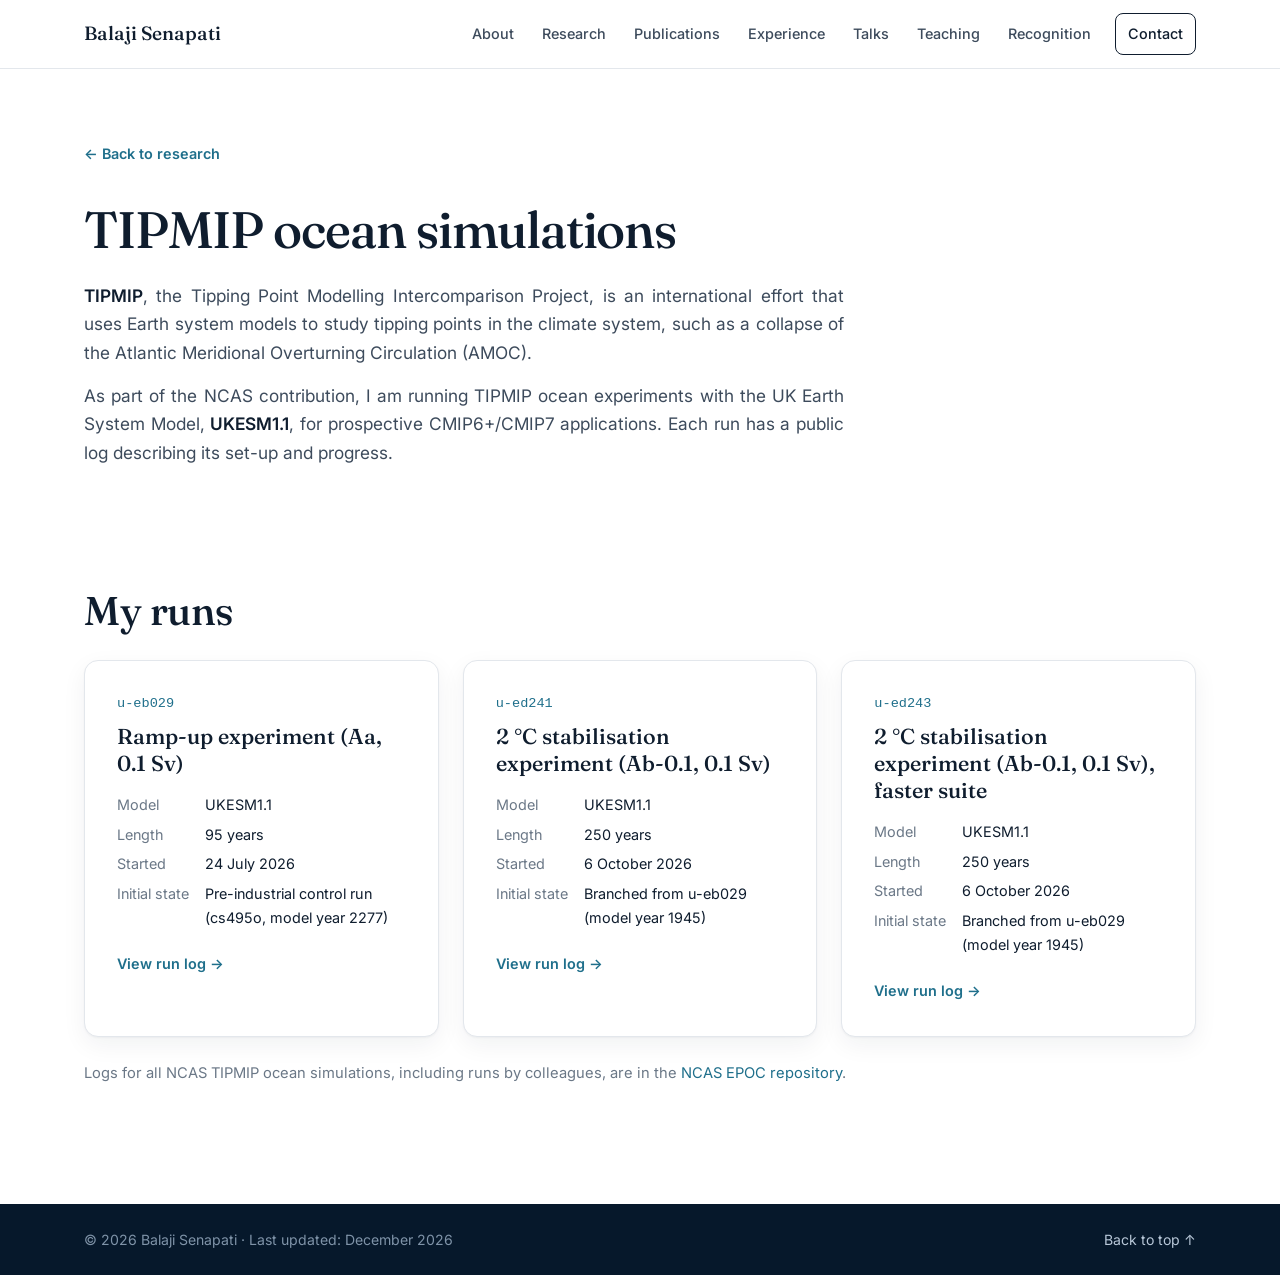
<file: tipmip.html>
<!DOCTYPE html>
<html lang="en">
<head>
  <meta charset="utf-8">
  <meta name="viewport" content="width=device-width, initial-scale=1">
  <title>TIPMIP ocean simulations — Balaji Senapati</title>
  <meta name="description" content="UKESM1.1 TIPMIP ocean simulations run by Balaji Senapati, with links to the run logs.">
  <meta name="author" content="Balaji Senapati">
  <meta property="og:title" content="TIPMIP ocean simulations — Balaji Senapati">
  <meta property="og:description" content="UKESM1.1 TIPMIP ocean simulations, with links to the run logs.">
  <meta property="og:type" content="website">
  <meta property="og:url" content="https://senapatibalaji.github.io/tipmip.html">
  <meta property="og:image" content="https://senapatibalaji.github.io/assets/photo.jpeg">
  <link rel="icon" href="data:image/svg+xml,<svg xmlns='http://www.w3.org/2000/svg' viewBox='0 0 64 64'><rect width='64' height='64' rx='14' fill='%230b2540'/><text x='50%25' y='56%25' text-anchor='middle' dominant-baseline='middle' font-family='Georgia,serif' font-size='30' fill='%23e8c47a'>BS</text></svg>">
  <link rel="preconnect" href="https://fonts.googleapis.com">
  <link rel="preconnect" href="https://fonts.gstatic.com" crossorigin>
  <link href="https://fonts.googleapis.com/css2?family=Fraunces:opsz,wght@9..144,400;9..144,500;9..144,600&family=Inter:wght@400;500;600&display=swap" rel="stylesheet">
  <link rel="stylesheet" href="styles.css?v=20261105a">
</head>
<body>

<header class="nav nav--solid is-scrolled">
  <div class="nav__inner">
    <a href="index.html" class="nav__brand">Balaji Senapati</a>
    <button class="nav__toggle" aria-label="Open menu" aria-expanded="false"><span></span><span></span></button>
    <nav class="nav__links" aria-label="Main">
      <a href="index.html#about">About</a>
      <a href="index.html#research">Research</a>
      <a href="index.html#publications">Publications</a>
      <a href="index.html#experience">Experience</a>
      <a href="index.html#talks">Talks</a>
      <a href="index.html#teaching">Teaching</a>
      <a href="index.html#recognition">Recognition</a>
      <a href="index.html#contact" class="nav__cta">Contact</a>
    </nav>
  </div>
</header>

<main>

<section class="page-head" id="top">
  <div class="container">
    <a href="index.html#research" class="back-link">← Back to research</a>
    <h1>TIPMIP ocean simulations</h1>
    <div class="prose">
      <p><strong>TIPMIP</strong>, the Tipping Point Modelling Intercomparison Project, is an international effort that uses Earth system models to study tipping points in the climate system, such as a collapse of the Atlantic Meridional Overturning Circulation (AMOC).</p>
      <p>As part of the NCAS contribution, I am running TIPMIP ocean experiments with the UK Earth System Model, <strong>UKESM1.1</strong>, for prospective CMIP6+/CMIP7 applications. Each run has a public log describing its set-up and progress.</p>
    </div>
  </div>
</section>

<section class="section">
  <div class="container">
    <h2>My runs</h2>
    <div class="cards runs">
      <article class="card">
        <p class="run__id">u-eb029</p>
        <h3>Ramp-up experiment (Aa, 0.1 Sv)</h3>
        <dl class="facts">
          <dt>Model</dt><dd>UKESM1.1</dd>
          <dt>Length</dt><dd>95 years</dd>
          <dt>Started</dt><dd>24 July 2026</dd>
          <dt>Initial state</dt><dd>Pre-industrial control run (cs495o, model year 2277)</dd>
        </dl>
        <a href="https://github.com/NCAS-CMS/epoc/blob/main/docs/tipmip/eb029.md" target="_blank" rel="noopener" class="link-arrow">View run log</a>
      </article>
      <article class="card">
        <p class="run__id">u-ed241</p>
        <h3>2 °C stabilisation experiment (Ab-0.1, 0.1 Sv)</h3>
        <dl class="facts">
          <dt>Model</dt><dd>UKESM1.1</dd>
          <dt>Length</dt><dd>250 years</dd>
          <dt>Started</dt><dd>6 October 2026</dd>
          <dt>Initial state</dt><dd>Branched from u-eb029 (model year 1945)</dd>
        </dl>
        <a href="https://github.com/NCAS-CMS/epoc/blob/main/docs/tipmip/ed241.md" target="_blank" rel="noopener" class="link-arrow">View run log</a>
      </article>
      <article class="card">
        <p class="run__id">u-ed243</p>
        <h3>2 °C stabilisation experiment (Ab-0.1, 0.1 Sv), faster suite</h3>
        <dl class="facts">
          <dt>Model</dt><dd>UKESM1.1</dd>
          <dt>Length</dt><dd>250 years</dd>
          <dt>Started</dt><dd>6 October 2026</dd>
          <dt>Initial state</dt><dd>Branched from u-eb029 (model year 1945)</dd>
        </dl>
        <a href="https://github.com/NCAS-CMS/epoc/blob/main/docs/tipmip/ed243.md" target="_blank" rel="noopener" class="link-arrow">View run log</a>
      </article>
    </div>
    <p class="note">Logs for all NCAS TIPMIP ocean simulations, including runs by colleagues, are in the <a href="https://github.com/NCAS-CMS/epoc/tree/main/docs/tipmip" target="_blank" rel="noopener">NCAS EPOC repository</a>.</p>
  </div>
</section>

</main>

<footer class="footer">
  <div class="container footer__inner">
    <p>© <span id="year"></span> Balaji Senapati<span id="updated"></span></p>
    <p class="footer__visits" hidden><span id="visits"></span> visitors since September 2026</p>
    <p><a href="#top">Back to top ↑</a></p>
  </div>
</footer>

<script data-goatcounter="https://senapatibalaji.goatcounter.com/count" async src="https://gc.zgo.at/count.js"></script>
<script src="script.js?v=20261008a"></script>
</body>
</html>
</file>
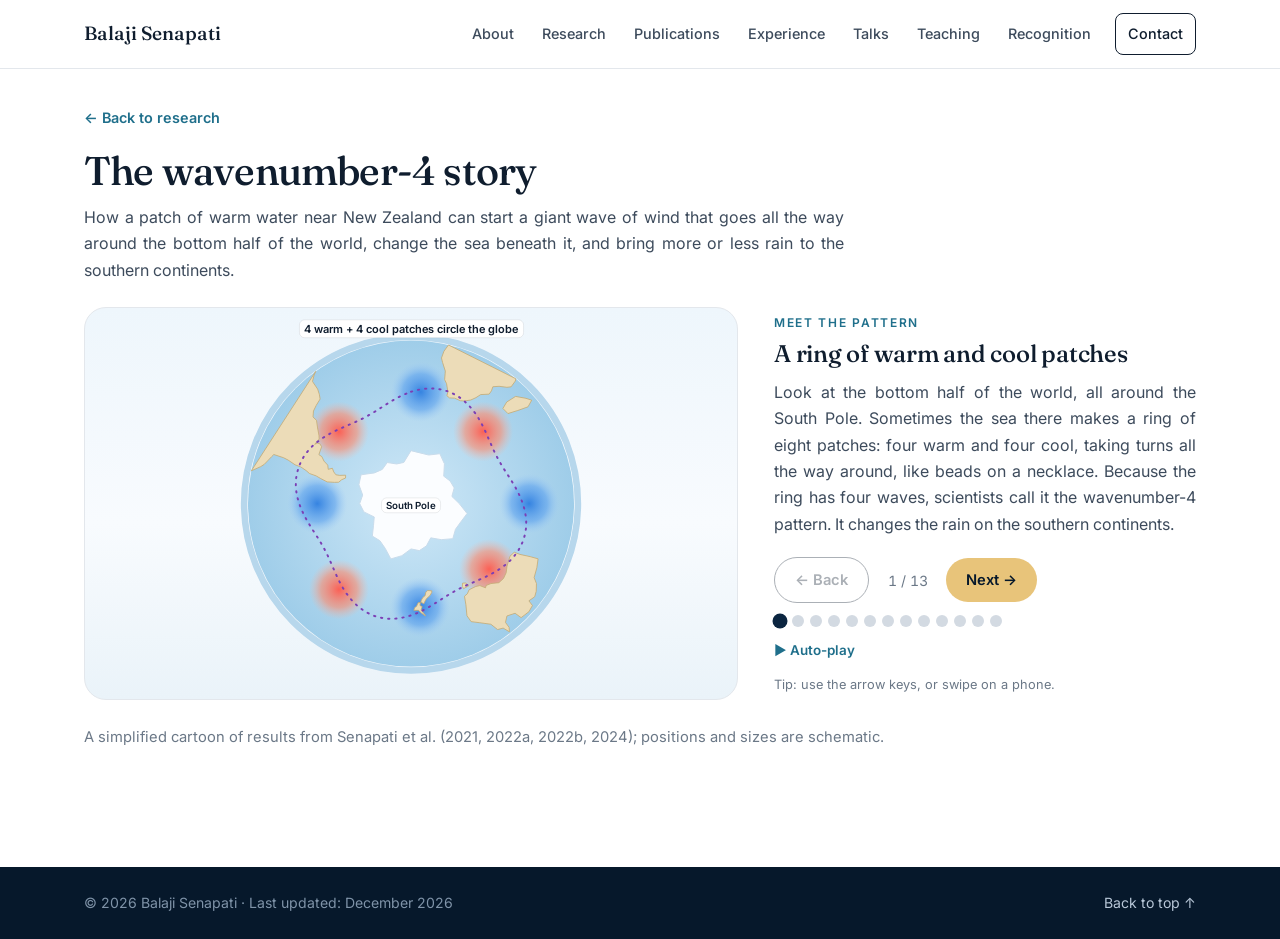
<file: w4-story.html>
<!DOCTYPE html>
<html lang="en">
<head>
  <meta charset="utf-8">
  <meta name="viewport" content="width=device-width, initial-scale=1">
  <title>The wavenumber-4 story — Balaji Senapati</title>
  <meta name="description" content="An animated story of the Southern Hemisphere wavenumber-4 pattern: how it starts, how the ocean responds, how it fades, and how it affects rainfall from year to year and decade to decade.">
  <meta name="author" content="Balaji Senapati">
  <meta property="og:title" content="The wavenumber-4 story — Balaji Senapati">
  <meta property="og:description" content="An animated story of how the Southern Hemisphere wavenumber-4 pattern forms, grows, fades and affects rainfall.">
  <meta property="og:type" content="website">
  <meta property="og:url" content="https://senapatibalaji.github.io/w4-story.html">
  <meta property="og:image" content="https://senapatibalaji.github.io/assets/photo.jpeg">
  <link rel="icon" href="data:image/svg+xml,<svg xmlns='http://www.w3.org/2000/svg' viewBox='0 0 64 64'><rect width='64' height='64' rx='14' fill='%230b2540'/><text x='50%25' y='56%25' text-anchor='middle' dominant-baseline='middle' font-family='Georgia,serif' font-size='30' fill='%23e8c47a'>BS</text></svg>">
  <link rel="preconnect" href="https://fonts.googleapis.com">
  <link rel="preconnect" href="https://fonts.gstatic.com" crossorigin>
  <link href="https://fonts.googleapis.com/css2?family=Fraunces:opsz,wght@9..144,400;9..144,500;9..144,600&family=Inter:wght@400;500;600&display=swap" rel="stylesheet">
  <link rel="stylesheet" href="styles.css?v=20261105a">
</head>
<body>

<header class="nav nav--solid is-scrolled">
  <div class="nav__inner">
    <a href="index.html" class="nav__brand">Balaji Senapati</a>
    <button class="nav__toggle" aria-label="Open menu" aria-expanded="false"><span></span><span></span></button>
    <nav class="nav__links" aria-label="Main">
      <a href="index.html#about">About</a>
      <a href="index.html#research">Research</a>
      <a href="index.html#publications">Publications</a>
      <a href="index.html#experience">Experience</a>
      <a href="index.html#talks">Talks</a>
      <a href="index.html#teaching">Teaching</a>
      <a href="index.html#recognition">Recognition</a>
      <a href="index.html#contact" class="nav__cta">Contact</a>
    </nav>
  </div>
</header>

<main>

<section class="page-head page-head--compact" id="top">
  <div class="container">
    <a href="index.html#research" class="back-link">← Back to research</a>
    <h1>The wavenumber-4 story</h1>
    <div class="prose">
      <p>How a patch of warm water near New Zealand can start a giant wave of wind that goes all the way around the bottom half of the world, change the sea beneath it, and bring more or less rain to the southern continents.</p>
    </div>
  </div>
</section>

<section class="section story-section">
  <div class="container">
    <div class="story story--simple">
      <div class="story__stage">
        <svg id="w4Stage" viewBox="0 0 1000 600" role="img" aria-labelledby="storyTitle" aria-describedby="storyText"></svg>
      </div>
      <div class="story__panel">
        <div class="story__copy" aria-live="polite">
          <p class="story__chapter" id="storyChapter"></p>
          <h2 class="story__title" id="storyTitle"></h2>
          <p class="story__text" id="storyText"></p>
        </div>
        <div class="story__controls">
          <div class="story__buttons">
            <button class="btn btn--ghost-dark" id="storyPrev" type="button">← Back</button>
            <span class="story__count" id="storyCount"></span>
            <button class="btn btn--primary" id="storyNext" type="button">Next →</button>
          </div>
          <div class="story__dots" id="storyDots" aria-label="Scenes"></div>
          <button class="story__play" id="storyPlay" type="button">▶ Auto-play</button>
          <p class="story__hint">Tip: use the arrow keys, or swipe on a phone.</p>
        </div>
      </div>
    </div>
    <p class="note">A simplified cartoon of results from Senapati et al. (2021, 2022a, 2022b, 2024); positions and sizes are schematic.</p>
  </div>
</section>

</main>

<footer class="footer">
  <div class="container footer__inner">
    <p>© <span id="year"></span> Balaji Senapati<span id="updated"></span></p>
    <p class="footer__visits" hidden><span id="visits"></span> visitors since September 2026</p>
    <p><a href="#top">Back to top ↑</a></p>
  </div>
</footer>

<script data-goatcounter="https://senapatibalaji.goatcounter.com/count" async src="https://gc.zgo.at/count.js"></script>
<script src="script.js?v=20261008a"></script>
<script src="w4-story.js?v=20261105a"></script>
</body>
</html>
</file>
<file: styles.css>
/* ============================================================
   Balaji Senapati — personal academic website
   ============================================================ */

:root {
  --ink: #0f1d2e;
  --ink-soft: #3d4b5c;
  --muted: #6b7887;
  --line: #e3e7ec;
  --paper: #ffffff;
  --tint: #f5f7f9;
  --navy: #0b2540;
  --navy-deep: #06182b;
  --ocean: #1f6f8b;
  --ocean-soft: #e6f1f5;
  --gold: #e8c47a;
  --amber: #b7791f;
  --radius: 14px;
  --shadow: 0 1px 2px rgba(15, 29, 46, .04), 0 8px 24px rgba(15, 29, 46, .06);
  --serif: "Fraunces", Georgia, "Times New Roman", serif;
  --sans: "Inter", -apple-system, BlinkMacSystemFont, "Segoe UI", Roboto, sans-serif;
  --maxw: 1160px;
}

*, *::before, *::after { box-sizing: border-box; }
html { scroll-behavior: smooth; scroll-padding-top: 72px; }
body {
  margin: 0;
  font-family: var(--sans);
  font-size: 16.5px;
  line-height: 1.65;
  color: var(--ink);
  background: var(--paper);
  -webkit-font-smoothing: antialiased;
}
img { max-width: 100%; display: block; }
a { color: var(--ocean); text-decoration: none; }
a:hover { text-decoration: underline; text-underline-offset: 3px; }
h1, h2, h3, h4 { margin: 0; line-height: 1.25; }
h2 { font-family: var(--serif); font-weight: 500; font-size: clamp(1.8rem, 3.2vw, 2.5rem); letter-spacing: -.01em; margin-bottom: 1.5rem; }
h3 { font-size: 1.05rem; font-weight: 600; }
p { margin: 0 0 .9rem; }
/* Body text is justified throughout; hyphenation keeps the word spacing even */
.hero__lede, .prose p, .card p:not(.card__meta), .timeline p, .items p, .people p, .awards p,
.media__card p, .contact__lede, .story__text, .note, .list-bullets li, .callout p, .compare__best {
  text-align: justify; hyphens: auto; -webkit-hyphens: auto;
}
ul, ol { margin: 0; padding: 0; list-style: none; }

.container { max-width: var(--maxw); margin: 0 auto; padding: 0 24px; }
.section { padding: 104px 0; }
.section--tint { background: var(--tint); }
.section--dark { background: var(--navy); color: #dbe4ee; }
.section__head { display: flex; flex-wrap: wrap; justify-content: space-between; align-items: flex-end; gap: 16px; margin-bottom: 1.5rem; }
.section__head h2 { margin-bottom: 0; }

.kicker {
  font-size: .78rem; font-weight: 600; letter-spacing: .14em; text-transform: uppercase;
  color: var(--ocean); margin-bottom: .6rem;
}
.kicker--light { color: var(--gold); }

.grid-2 { display: grid; grid-template-columns: 1fr 1.5fr; gap: 64px; }
.grid-2--even { grid-template-columns: 1fr 1fr; }

/* ---------------- NAV ---------------- */
.nav {
  position: fixed; inset: 0 0 auto 0; z-index: 50;
  transition: background .3s, box-shadow .3s, backdrop-filter .3s;
}
.nav.is-scrolled { background: rgba(255, 255, 255, .9); backdrop-filter: saturate(160%) blur(12px); box-shadow: 0 1px 0 var(--line); }
.nav__inner { max-width: var(--maxw); margin: 0 auto; padding: 0 24px; height: 68px; display: flex; align-items: center; justify-content: space-between; }
.nav__brand { font-family: var(--serif); font-size: 1.2rem; font-weight: 500; color: #fff; }
.nav.is-scrolled .nav__brand { color: var(--ink); }
.nav__brand:hover { text-decoration: none; }
.nav__links { display: flex; gap: 4px; align-items: center; }
.nav__links a { color: rgba(255, 255, 255, .8); font-size: .9rem; font-weight: 500; padding: 8px 12px; border-radius: 8px; }
.nav__links a:hover { color: #fff; text-decoration: none; background: rgba(255, 255, 255, .08); }
.nav.is-scrolled .nav__links a { color: var(--ink-soft); }
.nav.is-scrolled .nav__links a:hover, .nav.is-scrolled .nav__links a.is-active { color: var(--ink); background: var(--tint); }
.nav__links a.nav__cta { border: 1px solid rgba(255, 255, 255, .35); margin-left: 8px; color: #fff; }
.nav.is-scrolled .nav__links a.nav__cta { border-color: var(--ink); color: var(--ink); }
.nav__toggle { display: none; background: none; border: 0; width: 40px; height: 40px; cursor: pointer; position: relative; }
.nav__toggle span { position: absolute; left: 10px; right: 10px; height: 2px; background: #fff; transition: transform .25s, top .25s; }
.nav__toggle span:first-child { top: 15px; }
.nav__toggle span:last-child { top: 23px; }
.nav.is-scrolled .nav__toggle span, .nav.is-open .nav__toggle span { background: var(--ink); }
.nav.is-open .nav__toggle span:first-child { top: 19px; transform: rotate(45deg); }
.nav.is-open .nav__toggle span:last-child { top: 19px; transform: rotate(-45deg); }

/* ---------------- HERO ---------------- */
.hero {
  position: relative; min-height: 100vh; min-height: 100svh;
  display: flex; align-items: center;
  background: radial-gradient(1200px 700px at 78% 40%, #123a5e 0%, var(--navy) 45%, var(--navy-deep) 100%);
  color: #fff; overflow: hidden;
}
#wave { position: absolute; inset: 0; width: 100%; height: 100%; }
.hero__inner {
  position: relative; z-index: 1; max-width: var(--maxw); width: 100%; margin: 0 auto;
  padding: 120px 24px 96px; display: grid; grid-template-columns: 1.4fr 1fr; gap: 48px; align-items: center;
}
.eyebrow { font-size: .8rem; letter-spacing: .16em; text-transform: uppercase; color: var(--gold); font-weight: 600; margin-bottom: 1.25rem; }
.hero h1 { font-family: var(--serif); font-weight: 500; font-size: clamp(2.8rem, 6.4vw, 5rem); letter-spacing: -.02em; line-height: 1.02; }
.hero__role { font-family: var(--serif); font-size: clamp(1.15rem, 2vw, 1.45rem); font-weight: 400; color: #c9d7e6; margin: 1rem 0 1.5rem; font-style: italic; }
.hero__lede { font-size: 1.08rem; color: #aebfd1; max-width: 560px; }
.hero__actions { display: flex; flex-wrap: wrap; gap: 12px; margin: 2rem 0 2.25rem; }
.btn { display: inline-flex; align-items: center; padding: 12px 22px; border-radius: 999px; font-weight: 600; font-size: .95rem; transition: transform .15s, background .2s, border-color .2s; }
.btn:hover { text-decoration: none; transform: translateY(-1px); }
.btn--primary { background: var(--gold); color: var(--navy-deep); }
.btn--primary:hover { background: #f0d392; }
.btn--ghost { border: 1px solid rgba(255, 255, 255, .35); color: #fff; }
.btn--ghost:hover { border-color: #fff; background: rgba(255, 255, 255, .06); }

.profiles { display: flex; flex-wrap: wrap; gap: 8px 20px; }
.profiles a { display: inline-flex; align-items: center; gap: 8px; color: #b8c7d8; font-size: .88rem; font-weight: 500; }
.profiles a:hover { color: #fff; text-decoration: none; }
.profiles svg { width: 18px; height: 18px; fill: currentColor; }

.hero__portrait {
  position: relative; margin: 0; justify-self: end; width: min(320px, 100%); aspect-ratio: 1 / 1;
  border-radius: 24px; overflow: hidden;
  background: linear-gradient(160deg, rgba(255, 255, 255, .1), rgba(255, 255, 255, .02));
  border: 1px solid rgba(255, 255, 255, .14);
  box-shadow: 0 30px 60px rgba(0, 0, 0, .35);
}
.hero__portrait img { position: relative; z-index: 1; width: 100%; height: 100%; object-fit: cover; }
.hero__monogram {
  position: absolute; inset: 0; display: grid; place-items: center;
  font-family: var(--serif); font-size: 6rem; color: rgba(232, 196, 122, .85); letter-spacing: .04em;
}
.hero__scroll { position: absolute; left: 50%; bottom: 28px; transform: translateX(-50%); z-index: 1; width: 26px; height: 42px; border: 1.5px solid rgba(255, 255, 255, .4); border-radius: 14px; }
.hero__scroll span { position: absolute; left: 50%; top: 8px; width: 4px; height: 8px; margin-left: -2px; border-radius: 2px; background: #fff; animation: scroll 1.8s infinite; }
@keyframes scroll { 0% { opacity: 0; transform: translateY(0); } 30% { opacity: 1; } 100% { opacity: 0; transform: translateY(14px); } }

/* ---------------- ABOUT ---------------- */
.prose p { font-size: 1.08rem; color: var(--ink-soft); }
.prose strong { color: var(--ink); font-weight: 600; }
.stats { display: grid; grid-template-columns: repeat(4, 1fr); gap: 16px; margin: 2.25rem 0 0; }
.stats div { border-top: 2px solid var(--ink); padding-top: 14px; }
.stats dt { font-family: var(--serif); font-size: 2.2rem; font-weight: 500; line-height: 1; }
.stats dd { margin: 8px 0 0; font-size: .85rem; color: var(--muted); line-height: 1.4; }

/* ---------------- RESEARCH ---------------- */
.cards { display: grid; grid-template-columns: repeat(2, 1fr); gap: 24px; }
.card { background: var(--paper); border: 1px solid var(--line); border-radius: var(--radius); padding: 32px; box-shadow: var(--shadow); transition: transform .2s, box-shadow .2s; }
.card:hover { transform: translateY(-3px); box-shadow: 0 1px 2px rgba(15, 29, 46, .05), 0 18px 40px rgba(15, 29, 46, .1); }
.card__icon { width: 52px; height: 52px; border-radius: 12px; background: var(--ocean-soft); display: grid; place-items: center; margin-bottom: 20px; }
.card__icon svg { width: 30px; height: 30px; fill: none; stroke: var(--ocean); stroke-width: 2.2; stroke-linecap: round; stroke-linejoin: round; }
.card h3 { font-family: var(--serif); font-size: 1.35rem; font-weight: 500; margin-bottom: .75rem; }
.card p { color: var(--ink-soft); font-size: .98rem; }
.card__meta { font-size: .82rem !important; color: var(--muted) !important; margin: 1.1rem 0 0; padding-top: 1rem; border-top: 1px solid var(--line); }

.explore-links { display: grid; grid-template-columns: 1fr 1fr; gap: 16px; margin-top: 24px; }
.explore-link { display: flex; flex-direction: column; gap: 6px; padding: 24px 28px; border-radius: var(--radius); background: var(--navy); color: #dbe4ee; transition: background .2s; }
.explore-link:hover { text-decoration: none; background: #0f3050; }
.explore-link__label { font-size: .75rem; font-weight: 600; letter-spacing: .14em; text-transform: uppercase; color: var(--gold); }
.explore-link__title { font-family: var(--serif); font-size: 1.35rem; color: #fff; }
.explore-link__title::after { content: " →"; }
.explore-link__text { font-size: .95rem; color: #aebfd1; }

/* ---------------- PUBLICATIONS ---------------- */
.filters { display: flex; flex-wrap: wrap; gap: 6px; padding: 4px; background: var(--tint); border-radius: 999px; }
.filter { font: inherit; font-size: .86rem; font-weight: 500; border: 0; background: none; color: var(--ink-soft); padding: 7px 16px; border-radius: 999px; cursor: pointer; }
.filter:hover { color: var(--ink); }
.filter.is-active { background: var(--paper); color: var(--ink); box-shadow: 0 1px 3px rgba(15, 29, 46, .12); }

.pubs { border-top: 1px solid var(--line); }
.pub { display: grid; grid-template-columns: 80px 1fr; gap: 24px; padding: 24px 0; border-bottom: 1px solid var(--line); }
.pub[hidden] { display: none; }
.pub__year { font-family: var(--serif); font-size: 1.1rem; color: var(--muted); padding-top: 2px; }
.pub__title { font-family: var(--serif); font-size: 1.2rem; font-weight: 500; margin-bottom: .4rem; }
.pub__authors { color: var(--ink-soft); font-size: .95rem; margin-bottom: .25rem; }
.pub__authors b { color: var(--ink); font-weight: 600; }
.pub__venue { font-size: .92rem; color: var(--muted); margin: 0; }
.pub__venue em { color: var(--ink-soft); }
.pub--featured { position: relative; }
.pub--featured::before { content: ""; position: absolute; left: -24px; top: 24px; bottom: 24px; width: 3px; border-radius: 2px; background: var(--gold); }
.tag { display: inline-block; margin-left: 6px; font-size: .74rem; font-weight: 600; padding: 2px 10px; border-radius: 999px; background: var(--ocean-soft); color: var(--ocean); vertical-align: 1px; }
.tag--amber { background: #fbf1dc; color: var(--amber); }
.note { margin-top: 1.5rem; color: var(--muted); font-size: .92rem; }

/* ---------------- TIMELINE ---------------- */
.timeline { position: relative; padding-left: 28px; }
.timeline::before { content: ""; position: absolute; left: 5px; top: 8px; bottom: 8px; width: 1px; background: #cfd6de; }
.timeline li { position: relative; padding-bottom: 32px; }
.timeline li:last-child { padding-bottom: 0; }
.timeline li::before { content: ""; position: absolute; left: -28px; top: 7px; width: 11px; height: 11px; border-radius: 50%; background: var(--paper); border: 2px solid var(--ocean); }
.timeline li:first-child::before { background: var(--ocean); }
.timeline__date { font-size: .8rem; font-weight: 600; letter-spacing: .06em; text-transform: uppercase; color: var(--ocean); }
.timeline h3 { font-family: var(--serif); font-size: 1.2rem; font-weight: 500; margin: .25rem 0 .15rem; }
.timeline__org { color: var(--ink); font-weight: 500; font-size: .95rem; margin-bottom: .4rem; }
.timeline p:not(.timeline__org) { color: var(--ink-soft); font-size: .95rem; margin-bottom: 0; }

.subblock { margin-top: 56px; }
.subhead { font-family: var(--serif); font-size: 1.3rem; font-weight: 500; margin-bottom: 1rem; }

/* ---------------- TALKS ---------------- */
.events li { display: grid; grid-template-columns: 86px 1fr; gap: 16px; padding: 16px 0; border-bottom: 1px solid var(--line); }
.events time { font-size: .82rem; font-weight: 600; color: var(--ocean); padding-top: 2px; white-space: nowrap; }
.events strong { display: block; font-weight: 500; line-height: 1.45; }
.events span { display: block; font-size: .88rem; color: var(--muted); margin-top: 2px; }
.events--small strong { font-size: .95rem; }
.more { margin-top: 20px; }
.more summary { cursor: pointer; font-weight: 600; color: var(--ocean); font-size: .92rem; list-style: none; }
.more summary::-webkit-details-marker { display: none; }
.more summary::after { content: " +"; }
.more[open] summary::after { content: " −"; }

/* ---------------- TEACHING / MENTORING ---------------- */
.items li { padding: 18px 0; border-bottom: 1px solid var(--line); }
.items li:first-child { padding-top: 0; }
.items h3 { font-weight: 600; margin-bottom: .2rem; }
.items p { margin: 0; font-size: .93rem; color: var(--ink-soft); }
.items p:nth-of-type(1) { color: var(--ocean); font-size: .85rem; font-weight: 500; margin-bottom: .25rem; }

.people li { display: flex; gap: 16px; padding: 18px; background: var(--paper); border: 1px solid var(--line); border-radius: var(--radius); margin-bottom: 12px; }
.avatar { flex: none; width: 44px; height: 44px; border-radius: 50%; display: grid; place-items: center; background: var(--navy); color: var(--gold); font-family: var(--serif); font-size: .95rem; }
.people h3 { margin-bottom: 2px; }
.people p { margin: 0; font-size: .92rem; color: var(--ink-soft); }
.people__role { color: var(--muted) !important; font-size: .84rem !important; margin-bottom: 4px !important; }

.list-bullets li { position: relative; padding: 8px 0 8px 20px; font-size: .94rem; color: var(--ink-soft); }
.list-bullets li::before { content: ""; position: absolute; left: 2px; top: 17px; width: 6px; height: 6px; border-radius: 50%; background: var(--gold); }
.list-bullets strong { color: var(--ink); font-weight: 600; }

/* ---------------- AWARDS & MEDIA ---------------- */
.awards li { display: grid; grid-template-columns: 64px 1fr; gap: 16px; padding: 18px 0; border-bottom: 1px solid var(--line); }
.awards li:first-child { padding-top: 0; }
.awards__year { font-family: var(--serif); font-size: 1.15rem; color: var(--amber); }
.awards h3 { margin-bottom: .2rem; }
.awards p { margin: 0; font-size: .93rem; color: var(--ink-soft); }

.media { display: grid; gap: 16px; align-content: start; }
.media__card { border: 1px solid var(--line); border-radius: var(--radius); padding: 26px; background: linear-gradient(180deg, var(--paper), var(--tint)); }
.media__card--blog { background: var(--ocean-soft); border-color: transparent; }
.media__badge { display: inline-block; font-size: .74rem; font-weight: 600; letter-spacing: .06em; text-transform: uppercase; color: var(--amber); margin-bottom: .5rem; }
.media__card h3 { font-family: var(--serif); font-size: 1.2rem; font-weight: 500; margin-bottom: .5rem; }
.media__card p { font-size: .94rem; color: var(--ink-soft); }
.link-arrow { font-weight: 600; font-size: .9rem; }
.link-arrow::after { content: " →"; transition: margin .2s; }
.link-arrow:hover { text-decoration: none; }
.link-arrow:hover::after { margin-left: 4px; }

/* ---------------- CONTACT ---------------- */
.contact { display: grid; grid-template-columns: 1fr 1.3fr; gap: 64px; align-items: start; }
.contact h2 { color: #fff; }
.contact__lede { color: #aebfd1; font-size: 1.05rem; }
.contact__grid { display: grid; gap: 12px; }
.contact__item { display: block; padding: 20px 24px; border: 1px solid rgba(255, 255, 255, .14); border-radius: var(--radius); transition: background .2s, border-color .2s; }
.contact__item:hover { text-decoration: none; background: rgba(255, 255, 255, .05); border-color: rgba(232, 196, 122, .5); }
.contact__label { display: block; font-size: .75rem; letter-spacing: .12em; text-transform: uppercase; color: var(--gold); font-weight: 600; margin-bottom: 4px; }
.contact__value { color: #fff; font-size: 1.05rem; }

.footer { background: var(--navy-deep); color: #7f93a8; font-size: .88rem; }
.footer__inner { display: flex; justify-content: space-between; padding-top: 24px; padding-bottom: 24px; }
.footer p { margin: 0; }
.footer a { color: #b8c7d8; }

/* ---------------- SUBPAGES ---------------- */
.nav.nav--solid { background: #fff; backdrop-filter: none; }
.page-head { padding: 140px 0 0; }
.page-head h1 { font-family: var(--serif); font-weight: 500; font-size: clamp(2.2rem, 4.5vw, 3.2rem); letter-spacing: -.02em; margin-bottom: 1.25rem; }
.page-head .prose { max-width: 760px; }
.back-link { display: inline-block; font-weight: 600; font-size: .9rem; margin-bottom: 2rem; }
.runs { grid-template-columns: repeat(3, 1fr); }
.run__id { font-family: ui-monospace, SFMono-Regular, Menlo, monospace; font-size: .85rem !important; color: var(--ocean) !important; margin-bottom: .5rem; }
.facts { display: grid; grid-template-columns: auto 1fr; gap: 6px 16px; margin: 1rem 0 1.25rem; font-size: .9rem; }
.facts dt { color: var(--muted); }
.facts dd { margin: 0; color: var(--ink); }
.table-wrap { overflow-x: auto; }
.exp-table { width: 100%; border-collapse: collapse; font-size: .95rem; }
.exp-table th { text-align: left; font-size: .75rem; font-weight: 600; letter-spacing: .1em; text-transform: uppercase; color: var(--muted); padding: 0 16px 12px 0; border-bottom: 2px solid var(--ink); }
.exp-table td { padding: 14px 16px 14px 0; border-bottom: 1px solid var(--line); color: var(--ink-soft); vertical-align: top; }
.exp-table td:first-child { font-family: ui-monospace, SFMono-Regular, Menlo, monospace; font-size: .88rem; color: var(--ocean); white-space: nowrap; }
.exp-table td:last-child { white-space: nowrap; }
.callout { background: var(--ocean-soft); border-radius: var(--radius); padding: 40px; }
.callout h2 { margin-bottom: .75rem; }
.callout p { color: var(--ink-soft); max-width: 640px; margin-bottom: 1.5rem; }

/* ---------------- CLIMATE INDEX EXPLORER ---------------- */
.viz {
  --viz-pos: #e34948; --viz-neg: #2a78d6;      /* diverging pair: above / below zero */
  --viz-s1: #2a78d6; --viz-s2: #eb6834;        /* categorical slots 1-2 */
  --viz-grid: #ecebe6; --viz-axis: #c3c2b7;
}
.explorer { padding-top: 40px; }
.sr-only { position: absolute; width: 1px; height: 1px; overflow: hidden; clip: rect(0 0 0 0); white-space: nowrap; }
.controls { display: flex; flex-wrap: wrap; gap: 20px 36px; align-items: flex-start; padding: 20px 0 24px; border-bottom: 1px solid var(--line); margin-bottom: 20px; }
.control { display: flex; flex-direction: column; gap: 8px; }
.control__label { font-size: .75rem; font-weight: 600; letter-spacing: .1em; text-transform: uppercase; color: var(--muted); }
.chips { display: flex; flex-wrap: wrap; gap: 6px; }
.chip { font: inherit; font-size: .86rem; padding: 6px 12px; border-radius: 999px; border: 1px solid var(--line); background: #fff; color: var(--ink-soft); cursor: pointer; }
.chip:hover { border-color: var(--muted); color: var(--ink); }
.chip[aria-pressed="true"] { background: var(--navy); border-color: var(--navy); color: #fff; }
.years { display: flex; align-items: center; gap: 8px; font-size: .86rem; color: var(--muted); }
.field { font: inherit; font-size: .9rem; padding: 6px 10px; border: 1px solid var(--line); border-radius: 8px; background: #fff; color: var(--ink); }
.year-input { width: 84px; font-variant-numeric: tabular-nums; }
.viz-key, .legend { display: flex; flex-wrap: wrap; gap: 6px 20px; font-size: .85rem; color: var(--ink-soft); margin: 0 0 12px; }
.viz-key i { display: inline-block; width: 12px; height: 12px; border-radius: 3px; margin-right: 6px; vertical-align: -1px; }
.legend i { display: inline-block; width: 16px; height: 2px; border-radius: 1px; margin-right: 6px; vertical-align: middle; }
.viz-key__pos { background: var(--viz-pos); opacity: .55; }
.viz-key__neg { background: var(--viz-neg); opacity: .55; }
.viz-key__s1 { background: var(--viz-s1); }
.viz-key__s2 { background: var(--viz-s2); }
.panels { position: relative; }
.panel { margin-bottom: 22px; }
.panel__head { display: flex; flex-wrap: wrap; justify-content: space-between; align-items: baseline; gap: 4px 16px; margin-bottom: 4px; }
.panel__name { font-weight: 600; }
.panel__long { color: var(--muted); font-size: .86rem; }
.panel__latest { color: var(--ink-soft); font-size: .84rem; }
.panel__empty { color: var(--muted); font-size: .9rem; padding: 20px 0; border-bottom: 1px solid var(--line); }
.panel svg, #cmpChart svg { display: block; width: 100%; height: auto; overflow: visible; }
.panel svg:focus-visible { outline: 2px solid var(--ocean); outline-offset: 4px; border-radius: 4px; }
.viz-grid { stroke: var(--viz-grid); stroke-width: 1; }
.viz-zero { stroke: var(--viz-axis); stroke-width: 1; }
.viz-tick { fill: var(--muted); font-size: 11px; font-variant-numeric: tabular-nums; }
.viz-pos { fill: var(--viz-pos); opacity: .45; }
.viz-neg { fill: var(--viz-neg); opacity: .45; }
.viz-line { fill: none; stroke: var(--ink-soft); stroke-width: 1.5; stroke-linejoin: round; stroke-linecap: round; }
.viz-s1, .viz-s2 { fill: none; stroke-width: 2; stroke-linejoin: round; stroke-linecap: round; }
.viz-s1 { stroke: var(--viz-s1); }
.viz-s2 { stroke: var(--viz-s2); }
.viz-line--thin { stroke-width: 1; }
.viz-cross { stroke: var(--ink); stroke-width: 1; opacity: .5; pointer-events: none; }
.viz-dot { fill: var(--ink); stroke: #fff; stroke-width: 2; pointer-events: none; }
.viz-tip { position: absolute; z-index: 5; pointer-events: none; min-width: 150px; padding: 10px 12px; background: #fff; border: 1px solid rgba(15, 29, 46, .1); border-radius: 10px; box-shadow: var(--shadow); font-size: .84rem; }
.viz-tip__date { color: var(--muted); font-size: .76rem; margin-bottom: 4px; }
.viz-tip__row { display: flex; justify-content: space-between; gap: 16px; }
.viz-tip__row b { color: var(--ink); font-weight: 600; font-variant-numeric: tabular-nums; }
.viz-tip__row span { color: var(--ink-soft); }
.table-tools { display: flex; flex-wrap: wrap; justify-content: space-between; align-items: flex-start; gap: 12px; margin-top: 8px; }
.table-view { flex: 1 1 420px; }
.table-view summary { cursor: pointer; font-weight: 600; color: var(--ocean); font-size: .92rem; }
.table-view .table-wrap { max-height: 420px; overflow: auto; margin-top: 12px; }
.data-table td { font-variant-numeric: tabular-nums; white-space: nowrap; }
.data-table td:first-child { color: var(--ink); font-family: var(--sans); font-size: .95rem; }
.btn--ghost-dark { border: 1px solid var(--ink); color: var(--ink); background: none; font: inherit; font-weight: 600; font-size: .9rem; padding: 8px 18px; cursor: pointer; }
.compare { display: grid; grid-template-columns: 320px 1fr; gap: 40px; align-items: start; }
.compare__side { display: flex; flex-direction: column; gap: 8px; }
.compare__side .control__label { margin-top: 8px; }
.compare__lag { font-size: .88rem; color: var(--ink-soft); margin: 0; }
.compare__chart { margin: 0; min-width: 0; }
.subhead--small { font-size: 1.05rem; margin: 24px 0 6px; }
.compare__best { font-size: .88rem; color: var(--ink-soft); margin: 6px 0 0; }
.viz-lagline { fill: none; stroke: var(--ink); stroke-width: 2; stroke-linejoin: round; stroke-linecap: round; }
#cmpLag { width: 100%; accent-color: var(--navy); }
.stat { display: flex; flex-direction: column; gap: 6px; margin-top: 20px; padding: 20px; background: #fff; border: 1px solid var(--line); border-radius: var(--radius); }
.stat__label { font-size: .85rem; color: var(--ink-soft); }
.stat__value { font-family: var(--sans); font-size: 3rem; font-weight: 600; line-height: 1; color: var(--ink); }
.stat__meta { font-size: .8rem; color: var(--muted); }
.sources li { padding: 10px 0 10px 20px; }

/* Monsoon page: drought/flood/normal bars, ENSO/IOD/North Atlantic symbols, compact tiles */
.viz { --viz-wet: #2a78d6; --viz-dry: #e34948; --viz-normal: #9e9d97; --viz-enso: #eb6834; --viz-iod: #4a3aa7; --viz-na: #199e70; }
.monsoon-top { display: grid; grid-template-columns: 1fr minmax(320px, 400px); gap: 20px 40px; align-items: start; margin-bottom: 24px; }
.monsoon-top .controls { flex-direction: column; flex-wrap: nowrap; gap: 16px; padding: 0; margin: 0; border-bottom: 0; }
.stat-grid { display: grid; grid-template-columns: repeat(2, 1fr); gap: 10px; }
.stat--small { margin-top: 0; padding: 12px 14px; gap: 2px; }
.stat--small .stat__label { font-size: .78rem; }
.stat--small .stat__value { font-size: 1.5rem; }
.stat--small .stat__meta { font-size: .72rem; }
.viz-figure { margin: 0; }
.viz-figure__title { font-weight: 600; margin-bottom: 8px; }
.bars { position: relative; }
.bars svg { display: block; width: 100%; height: auto; overflow: visible; }
.bars svg:focus-visible { outline: 2px solid var(--ocean); outline-offset: 4px; border-radius: 4px; }
.bar--flood { fill: var(--viz-wet); }
.bar--drought { fill: var(--viz-dry); }
.bar--normal { fill: var(--viz-normal); }
.bar--faded { opacity: .28; }
.bar--hover { stroke: var(--ink); stroke-width: 1.5; }
.viz-key__bar--flood { background: var(--viz-wet); }
.viz-key__bar--drought { background: var(--viz-dry); }
.viz-key__bar--normal { background: var(--viz-normal); }
.viz-key__bar--faded { background: var(--viz-normal); opacity: .28; }
.viz-key svg { width: 12px; height: 12px; margin-right: 6px; vertical-align: -1px; overflow: visible; }
.sym-enso { fill: var(--viz-enso); }
.sym-iod { fill: var(--viz-iod); }
.sym-na { fill: var(--viz-na); }
.sym--open { fill: #fff; stroke-width: 1.3; }
.sym-enso.sym--open { stroke: var(--viz-enso); }
.sym-iod.sym--open { stroke: var(--viz-iod); }
.sym-na.sym--open { stroke: var(--viz-na); }
.viz-enso-line, .viz-iod-line, .viz-na-line { fill: none; stroke-width: 2; stroke-linejoin: round; stroke-linecap: round; }
.viz-enso-line { stroke: var(--viz-enso); }
.viz-iod-line { stroke: var(--viz-iod); }
.viz-na-line { stroke: var(--viz-na); }
.viz-enso-line-dot, .viz-key__enso, .viz-enso-line-key { fill: var(--viz-enso); background: var(--viz-enso); }
.viz-iod-line-dot, .viz-key__iod, .viz-iod-line-key { fill: var(--viz-iod); background: var(--viz-iod); }
.viz-na-line-dot, .viz-key__na, .viz-na-line-key { fill: var(--viz-na); background: var(--viz-na); }
.viz-track-label { fill: var(--muted); font-size: 10px; font-weight: 600; letter-spacing: .06em; }
.viz-ref { stroke: var(--viz-axis); stroke-width: 1; }
.viz-band { fill: #e9e8e3; opacity: .7; }
.viz-tick--label { fill: var(--ink-soft); font-size: 12px; }
.viz-s1-dot { fill: var(--viz-s1); }
.viz-s2-dot { fill: var(--viz-s2); }
.viz-tip__key { display: inline-block; width: 14px; height: 2px; border-radius: 1px; margin-right: 6px; vertical-align: middle; }
.viz-s1-key { background: var(--viz-s1); }
.viz-s2-key { background: var(--viz-s2); }
.prose--narrow { max-width: 760px; }
.controls--inline { border-bottom: 0; padding: 4px 0 12px; margin-bottom: 0; }

/* ---------------- WAVENUMBER-4 STORY ---------------- */
.page-head--compact { padding-top: 104px; }
.page-head--compact .back-link { margin-bottom: 1rem; }
.page-head--compact h1 { font-size: clamp(2rem, 3.4vw, 2.5rem); margin-bottom: .5rem; }
.page-head--compact .prose p { font-size: 1rem; margin-bottom: 0; }
.story-section { padding-top: 24px; }
.story { display: grid; gap: 20px; }
.story__stage { align-self: start; border-radius: 22px; overflow: hidden; background: linear-gradient(180deg, #eef6fc 0%, #f8fbfe 55%, #eaf3f9 100%); border: 1px solid var(--line); touch-action: pan-y; }
.story__stage svg { display: block; width: 100%; height: auto; user-select: none; }
.story__panel { display: flex; flex-direction: column; gap: 20px; padding: 0 4px; }
/* Wide screens: caption and controls beside the animation, so both fit on one screen */
@media (min-width: 981px) {
  .story { grid-template-columns: minmax(0, 1.55fr) minmax(320px, 1fr); gap: 36px; align-items: stretch; }
  .story__panel { padding: 6px 0; }
  .story__controls { margin-top: auto; }
}
.story__chapter { font-size: .75rem; font-weight: 600; letter-spacing: .14em; text-transform: uppercase; color: var(--ocean); margin-bottom: .4rem; }
.story__title { font-family: var(--serif); font-weight: 500; font-size: 1.5rem; margin-bottom: .6rem; }
.story__title.reveal { opacity: 1; transform: none; }
.story__text { color: var(--ink-soft); font-size: 1rem; max-width: 680px; margin: 0; }
.story__controls { display: flex; flex-direction: column; align-items: flex-start; gap: 12px; }
.story__buttons { display: flex; align-items: center; gap: 14px; }
.story__buttons .btn { font: inherit; font-weight: 600; font-size: .92rem; padding: 10px 20px; border: 0; cursor: pointer; }
.story__buttons .btn--ghost-dark { border: 1px solid var(--ink); }
.story__buttons .btn:disabled { opacity: .35; cursor: default; transform: none; }
.story__count { font-size: .88rem; color: var(--muted); font-variant-numeric: tabular-nums; min-width: 3.5em; text-align: center; }
.story__dots { display: flex; flex-wrap: wrap; gap: 6px; max-width: 320px; }
.story__hint { font-size: .8rem; color: var(--muted); margin: 0; }
.story__dot { width: 12px; height: 12px; border-radius: 50%; border: 0; padding: 0; background: #d3dae2; cursor: pointer; }
.story__dot[aria-current="step"] { background: var(--navy); transform: scale(1.25); }
.story__play { font: inherit; font-size: .84rem; background: none; border: 0; color: var(--ocean); font-weight: 600; cursor: pointer; padding: 0; }

.w4-layer, .w4-day { opacity: 0; transition: opacity .6s ease; pointer-events: none; }
.w4-layer.is-on, .w4-day.is-on { opacity: 1; }
.w4-plane { stroke-width: 1.5; }
.w4-plane--air { fill: rgba(237, 231, 252, .7); stroke: #b8a6e6; }
.w4-plane--ocean { fill: #cfe7f6; stroke: #8fbfdd; }
.w4-plane-title { font: 600 18px var(--sans); fill: var(--ink-soft); }
.w4-plane-note { font: 500 14px var(--sans); fill: var(--muted); }
.w4-land { fill: #ecdcb8; stroke: #c4a971; stroke-width: 1.2; stroke-linejoin: round; }
.w4-land-ghost { fill: rgba(196, 169, 113, .14); stroke: rgba(150, 125, 160, .45); stroke-width: 1; }
.w4-ice { fill: #fbfdff; stroke: #c9dceb; stroke-width: 1.5; }
.w4-polar-rim { fill: none; stroke: #b7d7ec; stroke-width: 10; }
.w4-polar-spin { transform-origin: 500px 300px; animation: w4-spin 90s linear infinite; }
.w4-ring { fill: none; stroke: #7b3fb5; stroke-width: 3; stroke-dasharray: 2 9; stroke-linecap: round; animation: w4-flow 1.4s linear infinite; }
.w4-label { font: 600 17px var(--sans); fill: var(--ink); }
.w4-label-bg { fill: #fff; stroke: rgba(15, 29, 46, .12); }
.w4-label--small { font-size: 15px; }
.w4-label--tiny { font-size: 13px; }
.w4-label--warm { fill: #c2410c; }
.w4-label--cool { fill: #1864ab; }
.w4-label--jet { fill: #6a2fa8; }
.w4-small { font: 500 15px var(--sans); fill: var(--ink-soft); }
.w4-col-title { font: 600 20px var(--sans); fill: var(--ink); }
.w4-day { font: 600 19px var(--sans); fill: #6a2fa8; }

.w4-jet { fill: none; stroke: #7b3fb5; stroke-width: 4; stroke-linecap: round; stroke-linejoin: round; stroke-dasharray: 14 6; animation: w4-flow 1s linear infinite; }
.w4-hl circle { stroke: #fff; stroke-width: 2; }
.w4-hl-h { fill: #fff1e6; stroke: #e8590c !important; }
.w4-hl-l { fill: #e7f1ff; stroke: #1c7ed6 !important; }
.w4-hl-text { font: 700 15px var(--sans); fill: var(--ink); }
.w4-hl-text--small { font-size: 11px; }
.w4-connector { stroke: #9aa7b6; stroke-width: 1.5; stroke-dasharray: 3 5; }

.w4-cloud { fill: #fff; stroke: #9fb3c8; stroke-width: 2; }
.w4-rain { stroke: #4dabf7; stroke-width: 2.5; stroke-linecap: round; animation: w4-fall 1s linear infinite; transform-box: fill-box; }
.w4-sun { fill: #ffd43b; stroke: #f59f00; stroke-width: 2; }
.w4-ray { stroke: #f59f00; stroke-width: 2.5; stroke-linecap: round; }
.w4-sunrays { animation: w4-spin 12s linear infinite; transform-box: fill-box; transform-origin: center; }
.w4-dry { fill: #e8590c; opacity: .85; }
.w4-crack { fill: none; stroke: #7a2e05; stroke-width: 1.5; }
.w4-heat { fill: none; stroke: #ff8a6b; stroke-width: 2.5; stroke-linecap: round; animation: w4-rise 1.8s ease-in infinite; transform-box: fill-box; }
.w4-updraft { fill: none; stroke: #2f9e44; stroke-width: 4; stroke-linecap: round; stroke-dasharray: 10 8; animation: w4-flow-up .9s linear infinite; }
.w4-diverge { fill: none; stroke: #0b2540; stroke-width: 2.5; stroke-linecap: round; }
.w4-wind { fill: none; stroke-width: 4; stroke-linecap: round; stroke-dasharray: 10 7; animation: w4-flow .9s linear infinite; }
.w4-wind--warm { stroke: #e8590c; }
.w4-wind--cool { stroke: #1c7ed6; }
.w4-vapour { fill: none; stroke: #74c0fc; stroke-width: 2.2; stroke-linecap: round; animation: w4-rise 2s ease-in infinite; transform-box: fill-box; }
.w4-vapour--weak { opacity: .45; }
.w4-panel { fill: rgba(255, 255, 255, .92); stroke: var(--line); }
.w4-ml { fill: #96cdf0; transition: fill .3s; }
.w4-ml-base { stroke: #fff; stroke-width: 2; stroke-dasharray: 6 5; }
.w4-sunbeam { stroke: #fcc419; stroke-width: 3; stroke-linecap: round; stroke-dasharray: 8 10; animation: w4-flow 1s linear infinite; opacity: .8; }
.w4-mix { fill: none; stroke: #0b2540; stroke-width: 2.5; stroke-linecap: round; opacity: .7; }
.w4-thermo { fill: #fff; stroke: #8a99aa; stroke-width: 1.5; }
.w4-thermo-bulb { fill: #4dabf7; }
.w4-thermo-bulb--warm, .w4-thermo-fill--warm { fill: #f03e3e; }
.w4-thermo-fill { fill: #4dabf7; }
.w4-thermo-fill.w4-thermo-fill--warm { fill: #f03e3e; }
.w4-tl { stroke: #b9c4cf; stroke-width: 3; stroke-linecap: round; }
.w4-tl-dot { fill: #0b2540; stroke: #fff; stroke-width: 2; }
.w4-vert { fill: none; stroke-width: 4; stroke-linecap: round; stroke-dasharray: 10 7; animation: w4-flow .9s linear infinite; }
.w4-vert--up { stroke: #2f9e44; }
.w4-vert--down { stroke: #8d6e4f; }
.w4-moist { fill: none; stroke: #0c8599; stroke-width: 4; stroke-linecap: round; stroke-dasharray: 10 7; animation: w4-flow .9s linear infinite; }
.w4-loop { fill: none; stroke: #e8590c; stroke-width: 3; stroke-linecap: round; stroke-dasharray: 10 7; animation: w4-flow 1.2s linear infinite; }
.w4-pulse { animation: w4-pulse 2.2s ease-in-out infinite; transform-box: fill-box; transform-origin: center; }
.w4-pulse-slow { animation: w4-pulse 3.5s ease-in-out infinite; transform-box: fill-box; transform-origin: center; }

@keyframes w4-spin { to { transform: rotate(360deg); } }
@keyframes w4-flow { to { stroke-dashoffset: -34; } }
@keyframes w4-flow-up { to { stroke-dashoffset: -36; } }
@keyframes w4-fall { from { transform: translateY(-4px); opacity: 0; } 30% { opacity: 1; } to { transform: translateY(12px); opacity: 0; } }
@keyframes w4-rise { from { transform: translateY(6px); opacity: 0; } 30% { opacity: 1; } to { transform: translateY(-14px); opacity: 0; } }
@keyframes w4-pulse { 0%, 100% { transform: scale(1); } 50% { transform: scale(1.12); } }

/* ---------------- HORSESHOE STORY ---------------- */
.story--simple .story__text { hyphens: manual; -webkit-hyphens: manual; }   /* whole words are easier to read */

.hs-layer { opacity: 0; transition: opacity .6s ease; pointer-events: none; }
.hs-layer.is-on { opacity: 1; }
.is-static .hs-layer { transition: none; }
.is-static * { animation: none !important; }
.hs-board { fill: #fdfcf8; stroke: #d9e3ea; stroke-width: 1.5; }
.hs-eye, .w4-eye { fill: #1f2933; }
.hs-mouth, .w4-mouth { fill: none; stroke: #1f2933; stroke-linecap: round; stroke-linejoin: round; }
.hs-blush, .w4-blush { fill: #ff8fa3; opacity: .55; }
.hs-cloud { fill: #fff; stroke: #9fb3c8; stroke-width: 2.5; }
.hs-rain { stroke: #4dabf7; stroke-width: 3.5; stroke-linecap: round; animation: hs-fall .9s linear infinite; }
.hs-sun { fill: #ffd43b; stroke: #f59f00; stroke-width: 2.5; }
.hs-ray { stroke: #f59f00; stroke-width: 3.5; stroke-linecap: round; }
.hs-sunrays { animation: hs-spin 14s linear infinite; transform-box: fill-box; transform-origin: center; }
.hs-sparkle { fill: #fff; stroke: #b8c4cf; stroke-width: .8; animation: hs-twinkle 1.6s ease-in-out infinite; transform-box: fill-box; transform-origin: center; }
.hs-vapour { fill: none; stroke: #74c0fc; stroke-width: 2.6; stroke-linecap: round; animation: hs-rise 2s ease-in infinite; }
.hs-snow line { stroke: #4dabf7; stroke-width: 2.6; stroke-linecap: round; }
.hs-snow { animation: hs-glow 1.8s ease-in-out infinite; }
.hs-thermo { fill: #fff; stroke: #8a99aa; stroke-width: 1.5; }
.hs-thermo-fill, .hs-thermo-bulb { fill: #f03e3e; }
.hs-whale { fill: #a9cdee; stroke: #fff; stroke-width: 1.6; }
.hs-whale-line { fill: none; stroke: #3f6f9f; stroke-width: 1.5; stroke-linecap: round; }
.hs-boat { fill: #e8590c; stroke: #a63f05; stroke-width: 1.5; }
.hs-mast { stroke: #5c3b1e; stroke-width: 3; stroke-linecap: round; }
.hs-sail { fill: #fff; stroke: #c3c9d1; stroke-width: 1.5; }
.hs-bob { animation: hs-bob 2.6s ease-in-out infinite; }
.hs-shoe-icon { fill: none; stroke: #5c6b7a; stroke-width: 5; stroke-linecap: round; }
.hs-shoe-nail { fill: #fff; }
.hs-label { font: 600 19px var(--sans); fill: var(--ink); }
.hs-label-bg { fill: #fff; stroke: rgba(15, 29, 46, .12); }
.hs-label--small { font-size: 16.5px; }
.hs-label--salty { fill: #8a4a12; }
.hs-label--fresh { fill: #0b6e66; }
.hs-label--warm { fill: #c92a2a; }
.hs-label--cold { fill: #1864ab; }
.hs-label--pacific { fill: #6a2fa8; }
.hs-chip { font: 600 17px var(--sans); fill: #fff; }
.hs-chip-bg { fill: #0b2540; }
.hs-seawater { fill: #74c0fc; }
.hs-glass { fill: rgba(255, 255, 255, .22); stroke: #8aa4bd; stroke-width: 4; stroke-linejoin: round; }
.hs-grain { fill: #fff; stroke: #adb5bd; stroke-width: .8; animation: hs-grain 1.4s linear infinite; }
.hs-shaker { fill: #fff; stroke: #8aa4bd; stroke-width: 3; }
.hs-shaker-cap { fill: #adb5bd; }
.hs-shaker-text { font: 700 14px var(--sans); fill: #5c6b7a; }
.hs-drop { stroke: #4dabf7; stroke-width: 3; }
.hs-divider { stroke: #d9e3ea; stroke-width: 2; stroke-dasharray: 6 8; }
.hs-wave { fill: none; stroke: #fff; stroke-width: 3; opacity: .75; }
.hs-up, .hs-down { fill: none; stroke-width: 8; stroke-linecap: round; stroke-dasharray: 14 10; animation: hs-flow-up 1s linear infinite; }
.hs-up { stroke: #e03131; }
.hs-down { stroke: #1c7ed6; }
.hs-flow { fill: none; stroke: #5c6b7a; stroke-width: 6; stroke-linecap: round; stroke-dasharray: 12 10; animation: hs-flow 1s linear infinite; }
.hs-hill { fill: #f1e3c4; stroke: #c4a971; stroke-width: 2; }
.hs-name { font: 600 15px var(--sans); fill: #8a6d3b; letter-spacing: .08em; }
.hs-small { font: 500 14px var(--sans); fill: var(--ink-soft); }
.hs-ruler { stroke: #fff; stroke-width: 2.5; }
.hs-depth-line { stroke: #fff; stroke-width: 2; stroke-dasharray: 6 6; }
.hs-beam { stroke: #fcc419; stroke-width: 5; stroke-linecap: round; stroke-dasharray: 10 12; animation: hs-flow 1s linear infinite; opacity: .85; }
.hs-deep { fill: #2b6aa3; }
.hs-blanket { fill: #3fb5a8; stroke: #0b7d74; stroke-width: 2; }
.hs-stitch { stroke: #fff; stroke-width: 2; stroke-dasharray: 5 6; opacity: .8; }
.hs-coldup { fill: none; stroke: #9cd3fb; stroke-width: 6; stroke-linecap: round; stroke-dasharray: 10 10; animation: hs-flow 1.1s linear infinite; }
.hs-pointer { stroke: #5c6b7a; stroke-width: 2; stroke-dasharray: 3 4; }
.hs-equator { stroke: #8fbcd9; stroke-width: 1.5; stroke-dasharray: 8 8; }
.hs-equator-label { font: 600 13px var(--sans); fill: #5f8fb0; }
.hs-ring { fill: none; stroke: #e03131; stroke-width: 3; stroke-dasharray: 6 6; animation: hs-glow 2s ease-in-out infinite; }
.hs-land { fill: #f1e3c4; stroke: #c4a971; stroke-width: 1.5; stroke-linejoin: round; }
.hs-map-rim { fill: none; stroke: #b9d6ea; stroke-width: 3; }
.hs-shoe-band { fill: none; stroke: rgba(11, 125, 116, .28); stroke-width: 34; stroke-linecap: round; stroke-linejoin: round; }
.hs-shoe-line { fill: none; stroke: #0b7d74; stroke-width: 3; stroke-dasharray: 2 10; stroke-linecap: round; }
.hs-bigdown { fill: #1c7ed6; stroke: #fff; stroke-width: 2.5; opacity: .9; animation: hs-sink 1.6s ease-in-out infinite; }
.hs-pacific { fill: none; stroke: #7b3fb5; stroke-width: 5; stroke-linecap: round; stroke-dasharray: 12 10; animation: hs-flow 1.1s linear infinite; }
.hs-ocean { font: 600 26px var(--sans); fill: #2f6f9f; letter-spacing: .04em; }
.hs-key { stroke: #c9d6e0; stroke-width: 1; }
.hs-key-text { font: 600 14px var(--sans); fill: var(--ink-soft); }
.hs-tl { stroke: #c9d3dd; stroke-width: 6; stroke-linecap: round; }
.hs-tl-done { stroke: #0b2540; stroke-width: 6; stroke-linecap: round; }
.hs-tl-dot { fill: #ffd43b; stroke: #0b2540; stroke-width: 3; }
.hs-wavepath { fill: none; stroke: #9aa7b6; stroke-width: 3; stroke-linecap: round; }
.hs-bracket { fill: none; stroke: #9aa7b6; stroke-width: 1.5; }
@keyframes hs-fall { from { transform: translateY(-6px); opacity: 0; } 30% { opacity: 1; } to { transform: translateY(14px); opacity: 0; } }
@keyframes hs-rise { from { transform: translateY(6px); opacity: 0; } 30% { opacity: 1; } to { transform: translateY(-16px); opacity: 0; } }
@keyframes hs-spin { to { transform: rotate(360deg); } }
@keyframes hs-twinkle { 0%, 100% { opacity: .35; transform: scale(.7); } 50% { opacity: 1; transform: scale(1.15); } }
@keyframes hs-flow { to { stroke-dashoffset: -44; } }
@keyframes hs-flow-up { to { stroke-dashoffset: -48; } }
@keyframes hs-grain { from { transform: translateY(0); opacity: 1; } 80% { opacity: 1; } to { transform: translateY(105px); opacity: 0; } }
@keyframes hs-bob { 0%, 100% { transform: translateY(0) rotate(-2deg); } 50% { transform: translateY(4px) rotate(2deg); } }
@keyframes hs-glow { 0%, 100% { opacity: .45; } 50% { opacity: 1; } }
@keyframes hs-sink { 0%, 100% { transform: translateY(-4px); } 50% { transform: translateY(6px); } }

/* ---------------- MONSOON ONSET STORY (uses the horseshoe story's keyframes) ---------------- */
.mon-layer { opacity: 0; transition: opacity .6s ease; pointer-events: none; }
.mon-layer.is-on { opacity: 1; }
.is-static .mon-layer { transition: none; }
.mon-board { fill: #fdfcf8; stroke: #d9e3ea; stroke-width: 1.5; }
.mon-card { fill: #fff; stroke: #d9e3ea; stroke-width: 1.5; }
.mon-land { fill: #f1e3c4; stroke: #c4a971; stroke-width: 1.5; stroke-linejoin: round; }
.mon-map-rim { fill: none; stroke: #b9d6ea; stroke-width: 3; }
.mon-name { font: 600 14px var(--sans); fill: #8a6d3b; letter-spacing: .08em; }
.mon-ocean { font: 600 16px var(--sans); fill: #2f6f9f; letter-spacing: .06em; }
.mon-equator { stroke: #8fbcd9; stroke-width: 1.5; stroke-dasharray: 8 8; }
.mon-small { font: 500 14px var(--sans); fill: var(--ink-soft); }
.mon-small--strong { font-weight: 600; fill: var(--ink); }
.mon-small--light { font-weight: 600; fill: #fff; }
.mon-kerala { fill: #c92a2a; stroke: #fff; stroke-width: 2; }
.mon-label { font: 600 18px var(--sans); fill: var(--ink); }
.mon-label-bg { fill: #fff; stroke: rgba(15, 29, 46, .12); }
.mon-label--small { font-size: 16px; }
.mon-label--wet { fill: #0b6e66; }
.mon-label--dry { fill: #9c5418; }
.mon-label--high { fill: #1c5fa8; }
.mon-label--low, .mon-label--late { fill: #c92a2a; }
.mon-label--ok { fill: #2b8a3e; }
.mon-chip { font: 600 17px var(--sans); fill: #fff; }
.mon-chip-bg { fill: #0b2540; }
.mon-wet { fill: none; stroke: #0c8599; stroke-width: 8; stroke-linecap: round; stroke-dasharray: 14 10; animation: hs-flow 1s linear infinite; }
.mon-wet--weak { stroke-width: 4.5; stroke-dasharray: 8 12; opacity: .8; animation-duration: 2.2s; }
.mon-wet-glow { fill: none; stroke: #3bc9db; stroke-width: 30; stroke-linecap: round; opacity: .18; }
.mon-dry { fill: none; stroke: #b5651d; stroke-width: 7; stroke-linecap: round; stroke-dasharray: 3 11; animation: hs-flow 1.2s linear infinite; }
.mon-dust { fill: #d9a066; }
.mon-drop { fill: #4dabf7; stroke: #fff; stroke-width: 1.5; }
.mon-cloud { fill: #fff; stroke: #9fb3c8; stroke-width: 2.5; }
.mon-rain { stroke: #4dabf7; stroke-width: 3.5; stroke-linecap: round; animation: hs-fall .9s linear infinite; }
.mon-sun { fill: #ffd43b; stroke: #f59f00; stroke-width: 2.5; }
.mon-ray { stroke: #f59f00; stroke-width: 3.5; stroke-linecap: round; }
.mon-sunrays { animation: hs-spin 14s linear infinite; transform-box: fill-box; transform-origin: center; }
.mon-eye { fill: #1f2933; }
.mon-mouth { fill: none; stroke: #1f2933; stroke-linecap: round; stroke-linejoin: round; }
.mon-blush { fill: #ff8fa3; opacity: .55; }
.mon-vapour { fill: none; stroke: #74c0fc; stroke-width: 2.6; stroke-linecap: round; animation: hs-rise 2s ease-in infinite; }
.mon-heat { fill: none; stroke: #e8590c; stroke-width: 3.5; stroke-linecap: round; animation: hs-rise 1.8s ease-in infinite; }
.mon-swirl { fill: none; stroke: #c92a2a; stroke-width: 4; stroke-linecap: round; stroke-dasharray: 10 8; animation: hs-flow 1.2s linear infinite; }
.mon-swirl-l { font: 700 24px var(--sans); fill: #c92a2a; }
.mon-badge--h { fill: #1c5fa8; stroke: #fff; stroke-width: 3; }
.mon-badge--l { fill: #c92a2a; stroke: #fff; stroke-width: 3; }
.mon-badge-text { font: 700 26px var(--sans); fill: #fff; }
.mon-wave { fill: none; stroke: #fff; stroke-width: 3; opacity: .75; }
.mon-hill { fill: #a9d18e; stroke: #6f9b4f; stroke-width: 2; }
.mon-ground { fill: #f1e3c4; stroke: #c4a971; stroke-width: 2; }
.mon-height { fill: none; stroke: #9aa7b6; stroke-width: 3; stroke-dasharray: 6 6; }
.mon-thermo { fill: #fff; stroke: #8a99aa; stroke-width: 1.5; }
.mon-thermo-fill, .mon-thermo-bulb { fill: #f03e3e; }
.mon-skin { fill: #e0ac69; }
.mon-arm { fill: none; stroke: #e0ac69; stroke-width: 9; stroke-linecap: round; }
.mon-leg { fill: none; stroke: #5c4033; stroke-width: 10; stroke-linecap: round; }
.mon-shirt { fill: #f08c00; stroke: #c06d00; stroke-width: 2; }
.mon-hat { fill: #f2d16b; stroke: #b8962e; stroke-width: 2; }
.mon-sack { fill: #d9b38c; stroke: #9c7a4e; stroke-width: 2; }
.mon-sack-text { font: 700 11px var(--sans); fill: #6b4f2e; letter-spacing: .06em; }
.mon-field-dry { fill: #d9b38c; stroke: #b8956a; stroke-width: 2; }
.mon-field-wet { fill: #8cc56b; stroke: #5f9e45; stroke-width: 2; }
.mon-crack { fill: none; stroke: #a47e52; stroke-width: 2; stroke-linecap: round; stroke-linejoin: round; }
.mon-stem { fill: none; stroke: #2f9e44; stroke-width: 3; stroke-linecap: round; }
.mon-stem--dry { stroke: #a3a35c; }
.mon-leaf { fill: #51cf66; stroke: #2f9e44; stroke-width: 1.2; }
.mon-leaf--dry { fill: #c9c27a; stroke: #a3a35c; }
.mon-cal-page { fill: #fff; stroke: #c9d6e0; stroke-width: 2; }
.mon-cal-head { fill: #e03131; }
.mon-cal-ring { fill: #5c6b7a; }
.mon-cal-month { font: 700 20px var(--sans); fill: #fff; letter-spacing: .1em; }
.mon-cal-day { font: 700 64px var(--sans); fill: var(--ink); }
.mon-month { stroke-width: 2; }
.mon-month--may { fill: #e7f5ff; stroke: #a5d8ff; }
.mon-month--june { fill: #ebfbee; stroke: #b2f2bb; }
.mon-month-name { font: 700 22px var(--sans); fill: #5c6b7a; letter-spacing: .12em; }
.mon-zone-late { fill: rgba(224, 49, 49, .1); stroke: #e03131; stroke-width: 2; stroke-dasharray: 7 6; }
.mon-tick { stroke: #9aa7b6; stroke-width: 1.2; }
.mon-pointer { stroke: #5c6b7a; stroke-width: 2; stroke-dasharray: 3 4; }
.mon-up, .mon-down { fill: none; stroke-width: 8; stroke-linecap: round; stroke-dasharray: 14 10; animation: hs-flow-up 1s linear infinite; }
.mon-up { stroke: #e03131; }
.mon-up--weak { stroke-width: 5; }
.mon-down { stroke: #1c7ed6; }
.mon-flow { fill: none; stroke: #5c6b7a; stroke-width: 6; stroke-linecap: round; stroke-dasharray: 12 10; animation: hs-flow 1s linear infinite; }
.mon-balloon { stroke: #1c7ed6; stroke-width: 3; }
.mon-balloon-knot { fill: #1c7ed6; }
.mon-shine { fill: #fff; opacity: .6; }
.mon-balloon-h { font-family: var(--sans); font-weight: 700; fill: #1c5fa8; }
.mon-puff { fill: none; stroke: #4dabf7; stroke-width: 4; stroke-linecap: round; stroke-dasharray: 8 8; animation: hs-flow 1s linear infinite; }
.mon-lens { fill: rgba(255, 255, 255, .25); stroke: #5c6b7a; stroke-width: 6; }
.mon-lens-handle { stroke: #8d5524; stroke-width: 12; stroke-linecap: round; }
.mon-check-bg { fill: #2b8a3e; }
.mon-check { fill: none; stroke: #fff; stroke-width: 4; stroke-linecap: round; stroke-linejoin: round; }

/* ---------------- REVEAL ---------------- */
.reveal { opacity: 0; transform: translateY(16px); transition: opacity .7s ease, transform .7s ease; }
.reveal.is-visible { opacity: 1; transform: none; }

/* ---------------- RESPONSIVE ---------------- */
@media (max-width: 980px) {
  .nav__toggle { display: block; }
  .nav__links {
    position: fixed; top: 68px; left: 0; right: 0; flex-direction: column; align-items: stretch; gap: 0;
    background: #fff; padding: 8px 16px 20px; box-shadow: 0 12px 24px rgba(15, 29, 46, .12);
    transform: translateY(-8px); opacity: 0; pointer-events: none; transition: opacity .2s, transform .2s;
  }
  .nav.is-open { background: #fff; }
  .nav.is-open .nav__brand { color: var(--ink); }
  .nav.is-open .nav__links { opacity: 1; transform: none; pointer-events: auto; }
  .nav__links a, .nav.is-scrolled .nav__links a { color: var(--ink); padding: 12px 8px; }
  .nav__links a.nav__cta { margin: 8px 0 0; border-color: var(--ink); color: var(--ink); text-align: center; }

  .hero__inner { grid-template-columns: 1fr; }
  .hero__portrait { justify-self: start; width: 180px; order: -1; }
  .hero__monogram { font-size: 3.5rem; }
  .grid-2, .grid-2--even, .contact { grid-template-columns: 1fr; gap: 48px; }
  .cards { grid-template-columns: 1fr; }
  .compare { grid-template-columns: 1fr; gap: 24px; }
  .explore-links { grid-template-columns: 1fr; }
  .monsoon-top { grid-template-columns: 1fr; }
  .stats { grid-template-columns: repeat(2, 1fr); gap: 24px 16px; }
}
@media (max-width: 560px) {
  body { font-size: 16px; }
  .section { padding: 72px 0; }
  .container, .nav__inner, .hero__inner { padding-left: 18px; padding-right: 18px; }
  .card { padding: 24px; }
  .filters { display: grid; grid-template-columns: 1fr 1fr; width: 100%; border-radius: 16px; }
  .filter { border-radius: 12px; }
  .pub { grid-template-columns: 1fr; gap: 4px; }
  .pub--featured::before { left: -12px; }
  .events li { grid-template-columns: 1fr; gap: 2px; }
  .callout { padding: 28px 22px; }
  .explore-link { padding: 22px; }
  .footer__inner { flex-direction: column; gap: 6px; }
}
/* Story labels: larger on phones, minor ones hidden (the caption explains them) */
@media (max-width: 600px) {
  .story__stage .w4-label { font-size: 23px; }
  .story__stage .w4-tag--minor, .story__stage .w4-plane-note, .story__stage .w4-col-note { display: none; }
  .story__stage .w4-plane-title { font-size: 26px; }
  .story__stage .w4-day { font-size: 28px; }
  .story__stage .w4-small { font-size: 22px; }
  .story__stage .w4-col-title { font-size: 28px; }
  .story__stage .w4-hl circle { r: 19px; }
  .story__stage .w4-hl-text { font-size: 22px; }
  .story__stage .w4-hl-text--small { font-size: 18px; }
  .story__title { font-size: 1.35rem; }
  .story__stage .hs-label { font-size: 26px; }
  .story__stage .hs-label--small { font-size: 23px; }
  .story__stage .hs-tag--minor { display: none; }
  .story__stage .hs-phone-lower { transform: translateY(46px); }
  .story__stage .hs-chip { font-size: 24px; }
  .story__stage .hs-name { font-size: 20px; }
  .story__stage .hs-ocean { font-size: 34px; }
  .story__stage .hs-small, .story__stage .hs-key-text { font-size: 20px; }
  .story__stage .mon-label { font-size: 24px; }
  .story__stage .mon-label--small { font-size: 21px; }
  .story__stage .mon-tag--minor { display: none; }
  .story__stage .mon-chip { font-size: 23px; }
  .story__stage .mon-chip--card { font-size: 20px; }
  .story__stage .mon-name { font-size: 18px; }
  .story__stage .mon-ocean { font-size: 20px; }
  .story__stage .mon-small { font-size: 19px; }
}
@media (prefers-reduced-motion: reduce) {
  html { scroll-behavior: auto; }
  .reveal { opacity: 1; transform: none; transition: none; }
  .story__stage * { animation: none !important; }
  .hero__scroll span { animation: none; }
}
@media print {
  .nav, .hero__scroll, #wave, .filters, .hero__actions { display: none !important; }
  .hero { min-height: auto; background: none; color: var(--ink); }
  .hero__lede, .hero__role { color: var(--ink-soft); }
  .section { padding: 32px 0; }
  .reveal { opacity: 1; transform: none; }
  details > * { display: block; }
}
</file>
